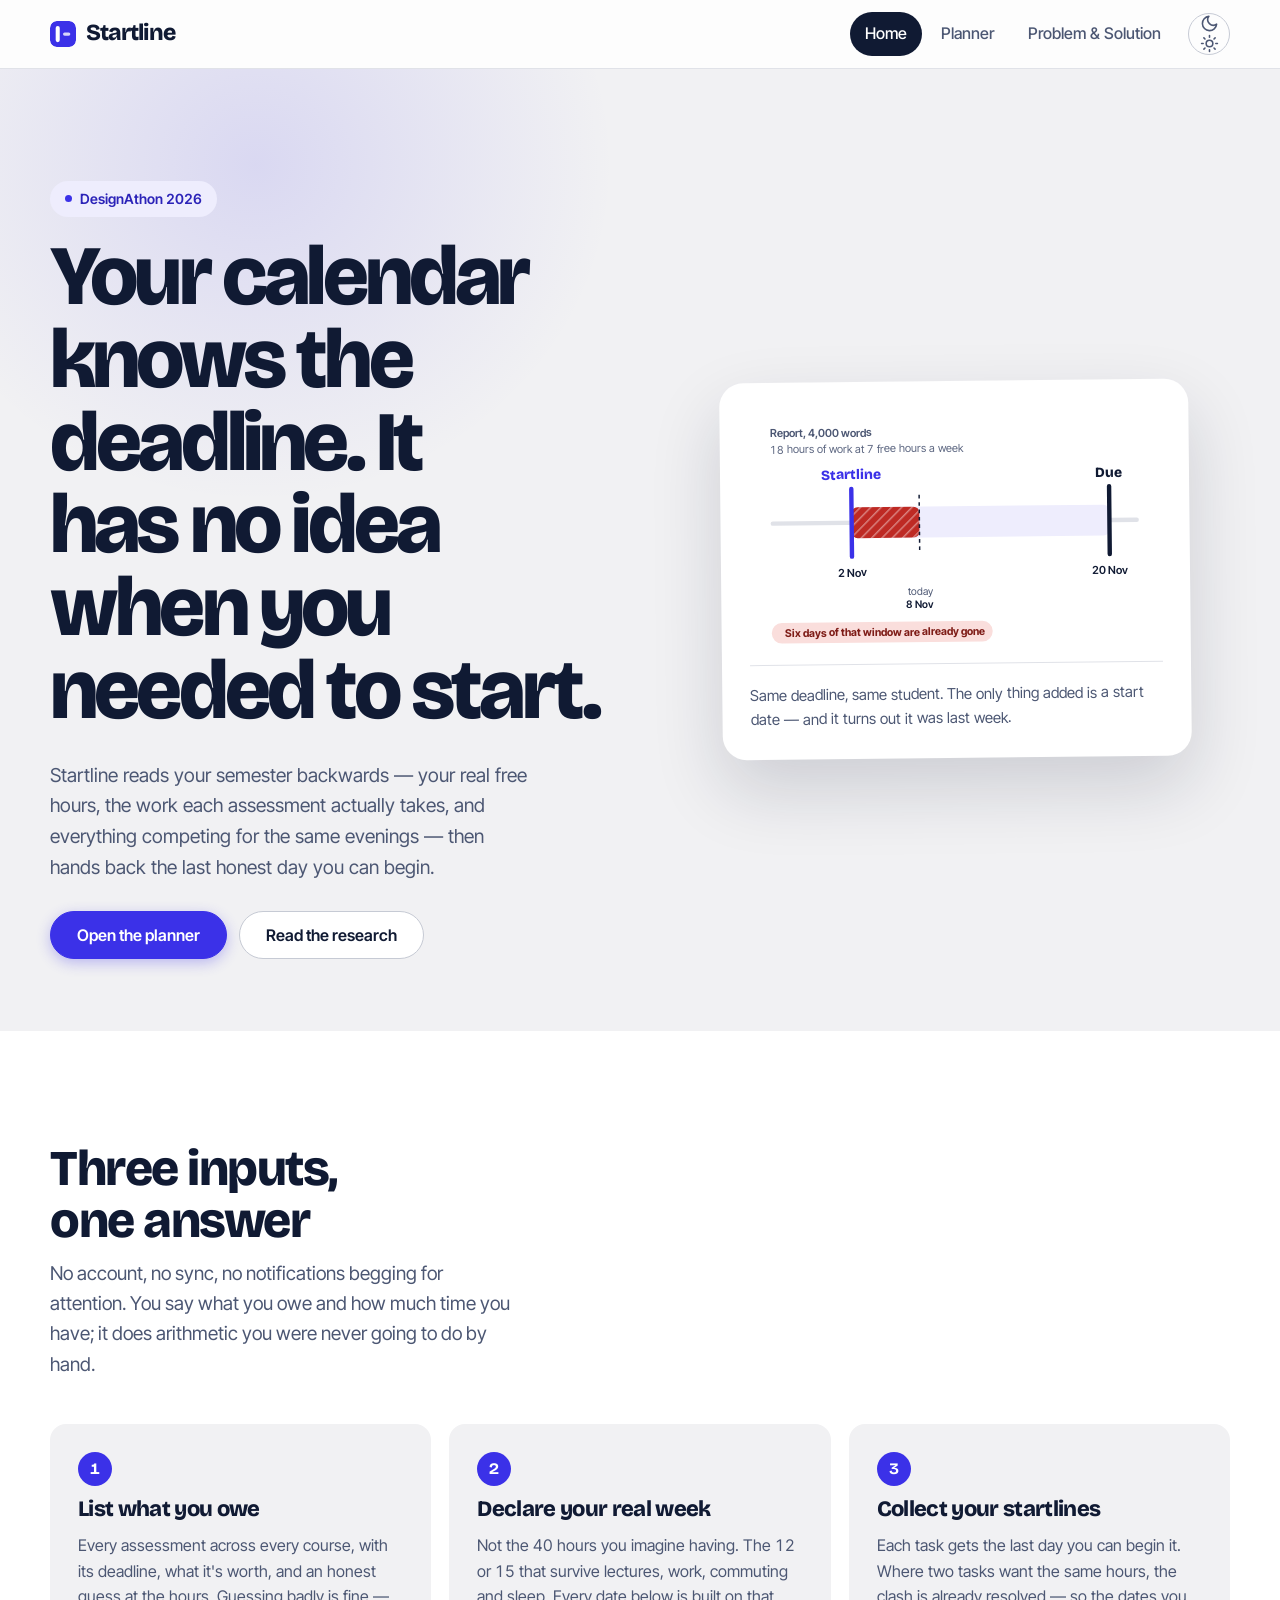
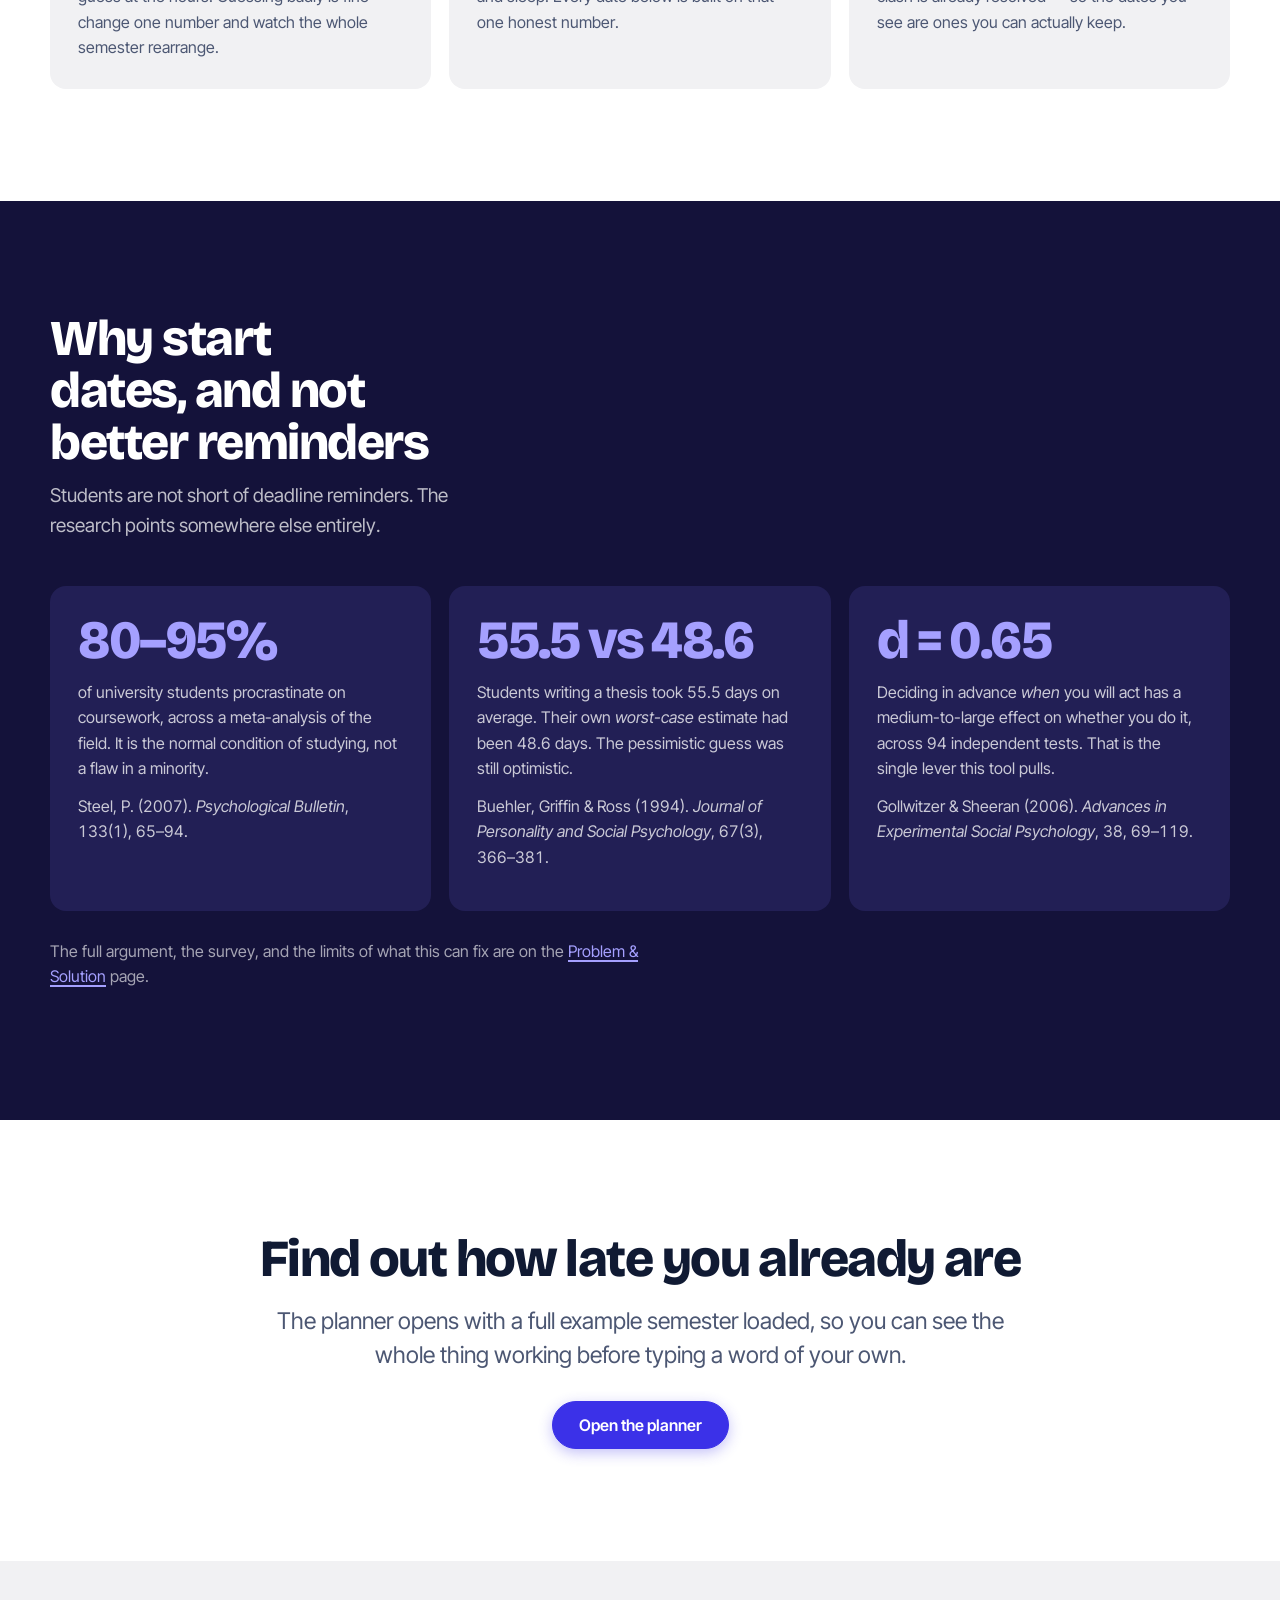
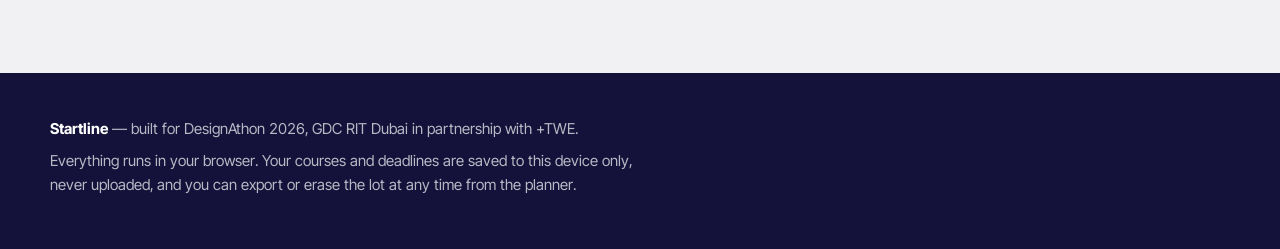
<file: index.html>
<!DOCTYPE html>
<html lang="en">
<head>
<meta charset="utf-8">
<meta name="viewport" content="width=device-width, initial-scale=1">
<title>Startline — see when you need to start, not just when it's due</title>
<meta name="description" content="Startline works backwards from every deadline in your semester and tells you the last honest day you can begin each piece of work.">
<link rel="preconnect" href="https://fonts.googleapis.com">
<link rel="preconnect" href="https://fonts.gstatic.com" crossorigin>
<link href="https://fonts.googleapis.com/css2?family=Bricolage+Grotesque:opsz,wght@12..96,700;12..96,800&family=Inter+Tight:wght@400;500;600;700&display=swap" rel="stylesheet">
<script>
/* Set the theme before first paint so the page never flashes the wrong one. */
(function(){try{var t=localStorage.getItem('startline.theme');
if(t!=='dark'&&t!=='light'){t=window.matchMedia('(prefers-color-scheme: dark)').matches?'dark':'light';}
document.documentElement.setAttribute('data-theme',t);}catch(e){
document.documentElement.setAttribute('data-theme','light');}})();
</script>
<link rel="stylesheet" href="assets/styles.css">
<link rel="icon" href="data:image/svg+xml,<svg xmlns='http://www.w3.org/2000/svg' viewBox='0 0 32 32'><rect width='32' height='32' rx='8' fill='%233B31E8'/><rect x='7' y='6' width='5' height='20' rx='2.5' fill='white'/><rect x='16' y='14' width='9' height='4' rx='2' fill='white' opacity='.8'/></svg>">
</head>
<body>
<a class="skip" href="#main">Skip to main content</a>

<header class="masthead">
  <div class="wrap masthead-in">
    <a class="brand" href="index.html">
      <svg class="brand-mark" viewBox="0 0 32 32" aria-hidden="true">
        <rect width="32" height="32" rx="8" fill="#3B31E8"/>
        <rect x="7" y="6" width="5" height="20" rx="2.5" fill="#fff"/>
        <rect x="16" y="14" width="9" height="4" rx="2" fill="#fff" opacity=".8"/>
      </svg>
      Startline
    </a>
    <div class="masthead-right">
      <nav class="nav" aria-label="Main">
      <a href="index.html" aria-current="page">Home</a>
      <a href="planner.html">Planner</a>
      <a href="problem-solution.html">Problem &amp; Solution</a>
      </nav>
      <button type="button" class="theme-toggle" id="themeToggle" aria-label="Switch to dark theme" aria-pressed="false">
        <svg class="icon-moon" viewBox="0 0 24 24" fill="none" stroke="currentColor" stroke-width="2" stroke-linecap="round" stroke-linejoin="round" aria-hidden="true"><path d="M21 12.79A9 9 0 1 1 11.21 3 7 7 0 0 0 21 12.79z"/></svg>
        <svg class="icon-sun" viewBox="0 0 24 24" fill="none" stroke="currentColor" stroke-width="2" stroke-linecap="round" stroke-linejoin="round" aria-hidden="true"><circle cx="12" cy="12" r="4.2"/><path d="M12 2v2M12 20v2M4.9 4.9l1.4 1.4M17.7 17.7l1.4 1.4M2 12h2M20 12h2M4.9 19.1l1.4-1.4M17.7 6.3l1.4-1.4"/></svg>
      </button>
    </div>
  </div>
</header>

<main id="main">

  <section class="hero">
    <div class="wrap hero-grid">
      <div>
        <span class="eyebrow">DesignAthon 2026</span>
        <h1>Your calendar knows the deadline. It has no idea when you needed to start.</h1>
        <p class="hero-sub">Startline reads your semester backwards — your real free hours, the work each assessment actually takes, and everything competing for the same evenings — then hands back the last honest day you can begin.</p>
        <div class="btn-row">
          <a class="btn btn-primary" href="planner.html">Open the planner</a>
          <a class="btn" href="problem-solution.html">Read the research</a>
        </div>
      </div>

      <figure class="hero-art">
        <svg viewBox="0 0 560 320" role="img" aria-labelledby="heroTitle heroDesc" style="width:100%;height:auto;display:block">
          <title id="heroTitle">A deadline with its startline marked six days in the past</title>
          <desc id="heroDesc">A 4,000 word report is due on 20 November and needs 18 hours of work. At 7 free hours a week the student needed to begin on 2 November. Today is 8 November, so the start date passed six days ago.</desc>

          <defs>
            <pattern id="hatch" width="10" height="10" patternTransform="rotate(45)" patternUnits="userSpaceOnUse">
              <rect width="10" height="10" class="svg-hatch-bg"/>
              <line x1="0" y1="0" x2="0" y2="10" class="svg-hatch-stripe" stroke-width="4"/>
            </pattern>
          </defs>

          <text x="30" y="36" font-family="Inter Tight, sans-serif" font-size="15" font-weight="600" class="svg-ink2">Report, 4,000 words</text>
          <text x="30" y="58" font-family="Inter Tight, sans-serif" font-size="15" class="svg-ink3">18 hours of work at 7 free hours a week</text>

          <rect x="30" y="150" width="500" height="6" rx="3" class="svg-track"/>

          <rect id="win" x="140" y="132" width="350" height="42" rx="8" class="svg-window"/>
          <rect id="gone" x="140" y="132" width="92" height="42" rx="8" fill="url(#hatch)"/>

          <g id="startMark">
            <rect x="137" y="104" width="6" height="98" rx="3" class="svg-brand"/>
            <text x="140" y="94" text-anchor="middle" font-family="Bricolage Grotesque, sans-serif" font-weight="800" font-size="19" class="svg-brand">Startline</text>
            <text x="140" y="226" text-anchor="middle" font-family="Inter Tight, sans-serif" font-size="15" font-weight="600" class="svg-ink">2 Nov</text>
          </g>

          <line x1="232" y1="116" x2="232" y2="196" class="svg-stroke-ink" stroke-width="2" stroke-dasharray="5 5"/>
          <text x="232" y="252" text-anchor="middle" font-family="Inter Tight, sans-serif" font-size="14" class="svg-ink2">today</text>
          <text x="232" y="270" text-anchor="middle" font-family="Inter Tight, sans-serif" font-size="14" font-weight="600" class="svg-ink">8 Nov</text>

          <rect x="487" y="104" width="6" height="98" rx="3" class="svg-ink"/>
          <text x="490" y="94" text-anchor="middle" font-family="Bricolage Grotesque, sans-serif" font-weight="800" font-size="19" class="svg-ink">Due</text>
          <text x="490" y="226" text-anchor="middle" font-family="Inter Tight, sans-serif" font-size="15" font-weight="600" class="svg-ink">20 Nov</text>

          <rect x="30" y="288" width="300" height="28" rx="14" class="svg-overt"/>
          <text x="48" y="307" font-family="Inter Tight, sans-serif" font-size="14.5" font-weight="700" class="svg-severe">Six days of that window are already gone</text>
        </svg>
        <figcaption>Same deadline, same student. The only thing added is a start date — and it turns out it was last week.</figcaption>
      </figure>
    </div>
  </section>

  <section class="section band-white">
    <div class="wrap">
      <div class="section-head">
        <h2>Three inputs, one answer</h2>
        <p>No account, no sync, no notifications begging for attention. You say what you owe and how much time you have; it does arithmetic you were never going to do by hand.</p>
      </div>
      <div class="beats">
        <div class="beat">
          <span class="beat-step">1</span>
          <h3>List what you owe</h3>
          <p>Every assessment across every course, with its deadline, what it's worth, and an honest guess at the hours. Guessing badly is fine — change one number and watch the whole semester rearrange.</p>
        </div>
        <div class="beat">
          <span class="beat-step">2</span>
          <h3>Declare your real week</h3>
          <p>Not the 40 hours you imagine having. The 12 or 15 that survive lectures, work, commuting and sleep. Every date below is built on that one honest number.</p>
        </div>
        <div class="beat">
          <span class="beat-step">3</span>
          <h3>Collect your startlines</h3>
          <p>Each task gets the last day you can begin it. Where two tasks want the same hours, the clash is already resolved — so the dates you see are ones you can actually keep.</p>
        </div>
      </div>
    </div>
  </section>

  <section class="section band-deep">
    <div class="wrap">
      <div class="section-head">
        <h2>Why start dates, and not better reminders</h2>
        <p>Students are not short of deadline reminders. The research points somewhere else entirely.</p>
      </div>
      <div class="ev">
        <div class="ev-item">
          <span class="ev-fig">80&ndash;95%</span>
          <p>of university students procrastinate on coursework, across a meta-analysis of the field. It is the normal condition of studying, not a flaw in a minority.</p>
          <p class="ev-src">Steel, P. (2007). <i>Psychological Bulletin</i>, 133(1), 65&ndash;94.</p>
        </div>
        <div class="ev-item">
          <span class="ev-fig">55.5 vs 48.6</span>
          <p>Students writing a thesis took 55.5 days on average. Their own <i>worst-case</i> estimate had been 48.6 days. The pessimistic guess was still optimistic.</p>
          <p class="ev-src">Buehler, Griffin &amp; Ross (1994). <i>Journal of Personality and Social Psychology</i>, 67(3), 366&ndash;381.</p>
        </div>
        <div class="ev-item">
          <span class="ev-fig">d&nbsp;=&nbsp;0.65</span>
          <p>Deciding in advance <i>when</i> you will act has a medium-to-large effect on whether you do it, across 94 independent tests. That is the single lever this tool pulls.</p>
          <p class="ev-src">Gollwitzer &amp; Sheeran (2006). <i>Advances in Experimental Social Psychology</i>, 38, 69&ndash;119.</p>
        </div>
      </div>
      <p class="muted" style="margin-top:var(--sp-5);font-size:16px">The full argument, the survey, and the limits of what this can fix are on the <a href="problem-solution.html">Problem &amp; Solution</a> page.</p>
    </div>
  </section>

  <section class="section band-white">
    <div class="wrap-narrow" style="text-align:center">
      <h2 style="font-size:clamp(32px,4.4vw,52px);margin-bottom:var(--sp-4)">Find out how late you already are</h2>
      <p class="lede" style="margin-inline:auto">The planner opens with a full example semester loaded, so you can see the whole thing working before typing a word of your own.</p>
      <div class="btn-row" style="justify-content:center">
        <a class="btn btn-primary" href="planner.html">Open the planner</a>
      </div>
    </div>
  </section>

</main>

<footer class="foot">
  <div class="wrap">
    <p><strong>Startline</strong> — built for DesignAthon 2026, GDC RIT Dubai in partnership with +TWE.</p>
    <p>Everything runs in your browser. Your courses and deadlines are saved to this device only, never uploaded, and you can export or erase the lot at any time from the planner.</p>
  </div>
</footer>

<script>
  // One orchestrated motion on load: the startline slides out from under the
  // deadline to where it actually falls, so the gap is something you watch
  // open rather than something you're told about. Skipped entirely for anyone
  // who has asked for reduced motion.
  (function () {
    if (window.matchMedia('(prefers-reduced-motion: reduce)').matches) return;
    var mark = document.getElementById('startMark');
    var win = document.getElementById('win');
    var gone = document.getElementById('gone');
    if (!mark || !win || !gone) return;

    var ease = 'cubic-bezier(.22,.72,.24,1)';
    mark.style.transform = 'translateX(350px)';
    win.setAttribute('width', '0'); win.setAttribute('x', '490');
    gone.style.opacity = '0';

    requestAnimationFrame(function () {
      setTimeout(function () {
        mark.style.transition = 'transform 1000ms ' + ease;
        mark.style.transform = 'translateX(0)';
        win.style.transition = 'all 1000ms ' + ease;
        win.setAttribute('width', '350'); win.setAttribute('x', '140');
        setTimeout(function () {
          gone.style.transition = 'opacity 450ms ease';
          gone.style.opacity = '1';
        }, 780);
      }, 280);
    });
  })();
</script>
<script src="assets/theme.js"></script>
</body>
</html>
</file>
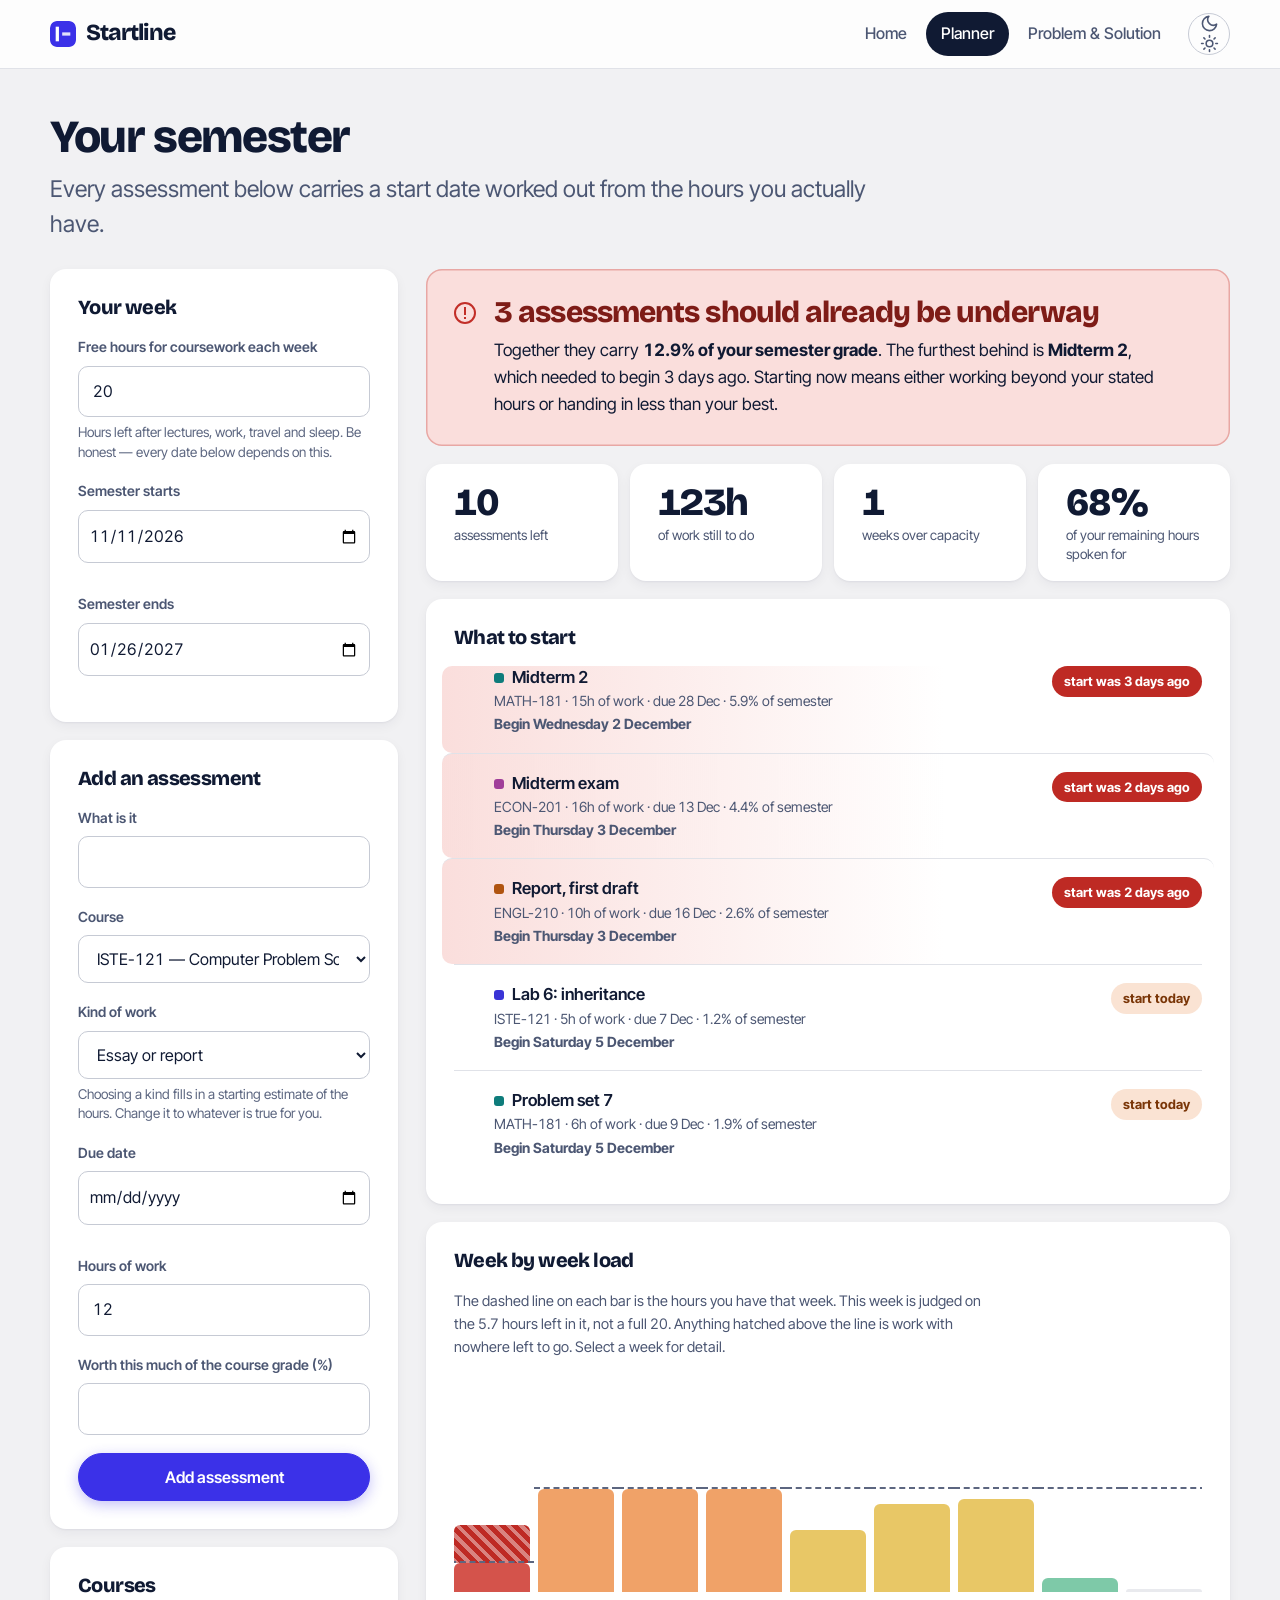
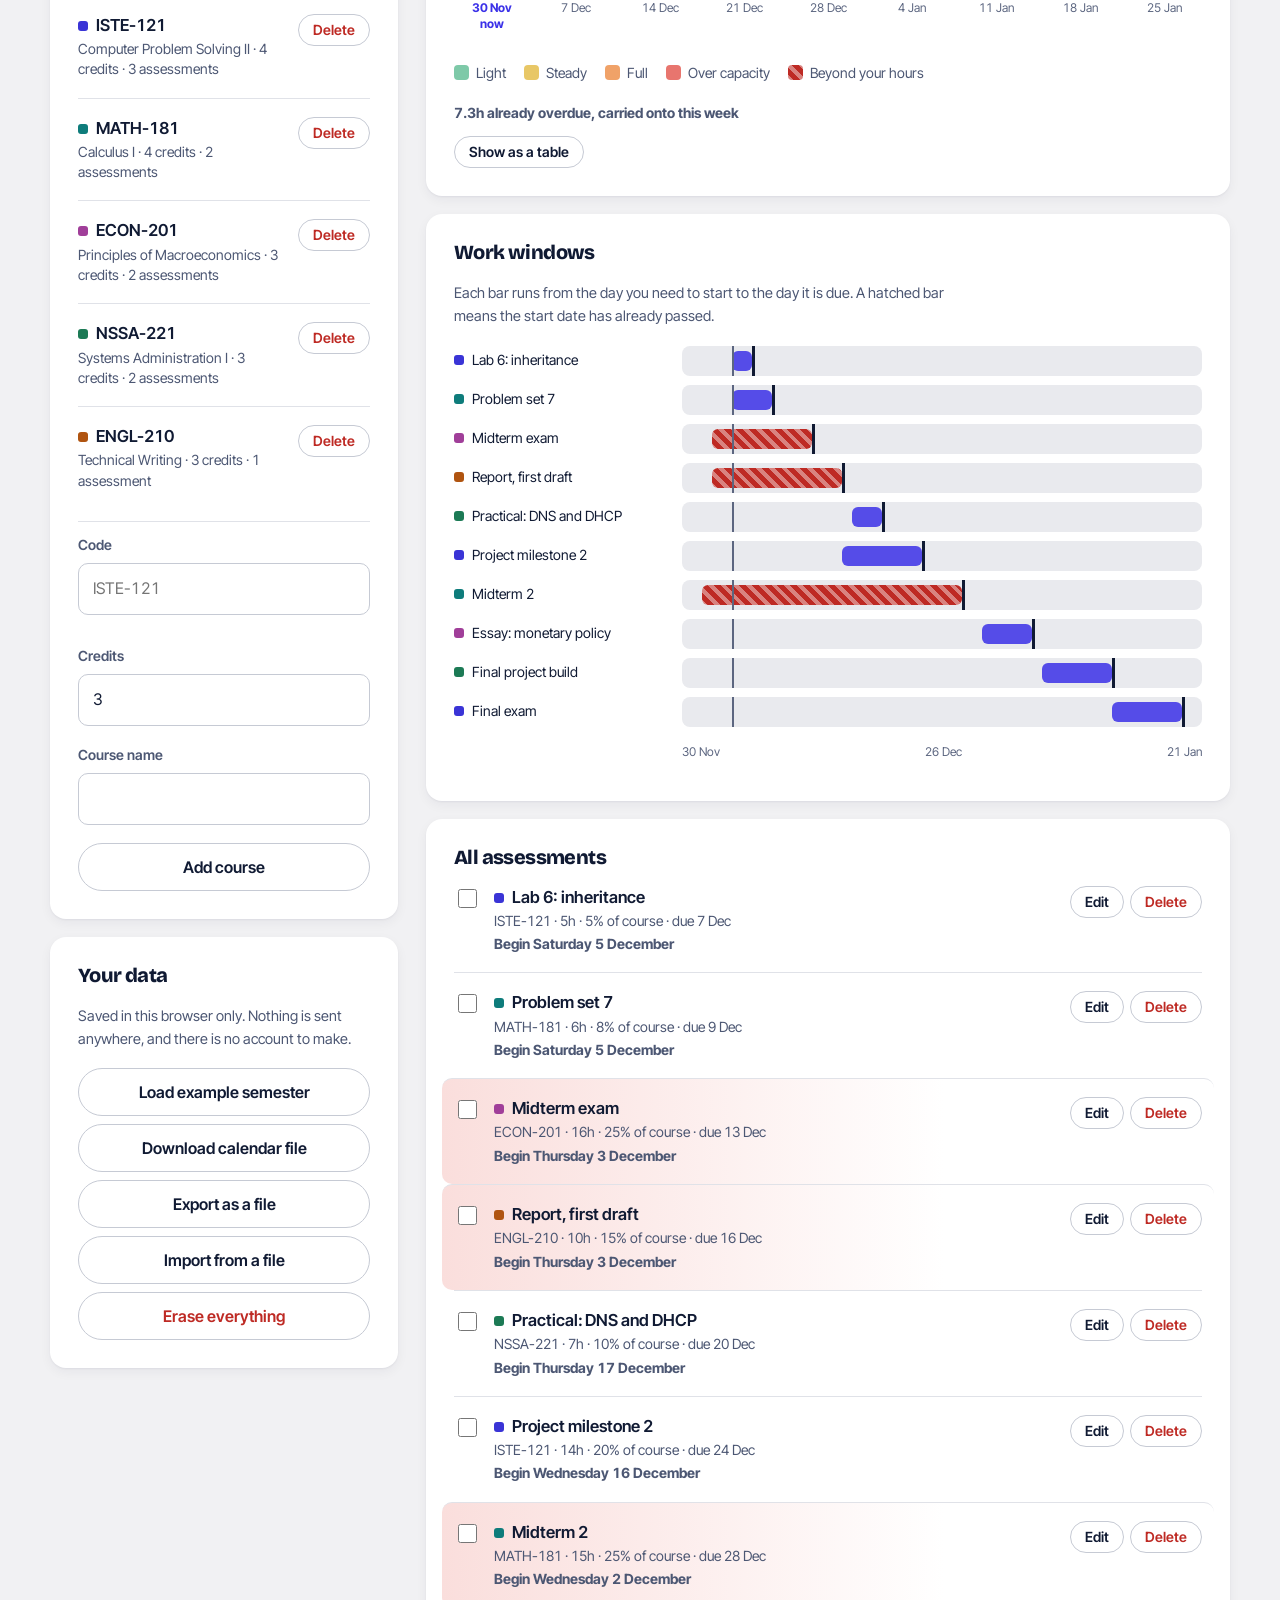
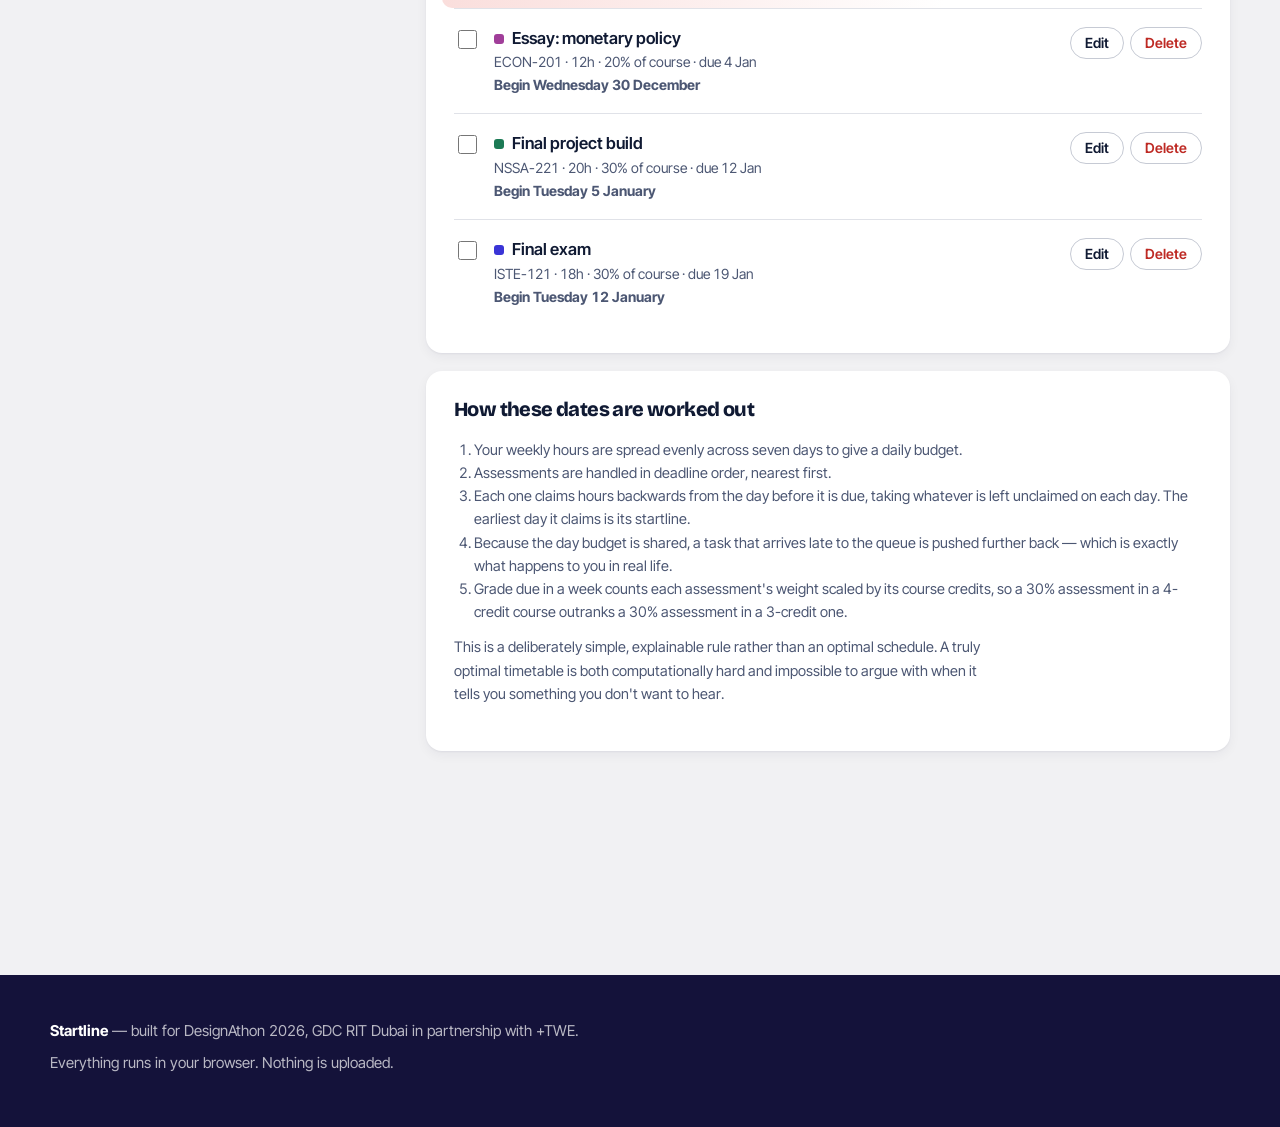
<file: planner.html>
<!DOCTYPE html>
<html lang="en">
<head>
<meta charset="utf-8">
<meta name="viewport" content="width=device-width, initial-scale=1">
<title>Planner — Startline</title>
<meta name="description" content="Enter your courses and assessments. Startline computes the last honest day you can begin each one.">
<link rel="preconnect" href="https://fonts.googleapis.com">
<link rel="preconnect" href="https://fonts.gstatic.com" crossorigin>
<link href="https://fonts.googleapis.com/css2?family=Bricolage+Grotesque:opsz,wght@12..96,700;12..96,800&family=Inter+Tight:wght@400;500;600;700&display=swap" rel="stylesheet">
<script>
/* Set the theme before first paint so the page never flashes the wrong one. */
(function(){try{var t=localStorage.getItem('startline.theme');
if(t!=='dark'&&t!=='light'){t=window.matchMedia('(prefers-color-scheme: dark)').matches?'dark':'light';}
document.documentElement.setAttribute('data-theme',t);}catch(e){
document.documentElement.setAttribute('data-theme','light');}})();
</script>
<link rel="stylesheet" href="assets/styles.css">
<link rel="icon" href="data:image/svg+xml,<svg xmlns='http://www.w3.org/2000/svg' viewBox='0 0 32 32'><rect width='32' height='32' rx='7' fill='%233B31E8'/><rect x='7' y='7' width='4' height='18' fill='white'/><rect x='15' y='14' width='10' height='4' fill='white' opacity='.85'/></svg>">
</head>
<body>
<a class="skip" href="#main">Skip to main content</a>

<header class="masthead">
  <div class="wrap masthead-in">
    <a class="brand" href="index.html">
      <svg class="brand-mark" viewBox="0 0 32 32" aria-hidden="true">
        <rect width="32" height="32" rx="7" fill="#3B31E8"/>
        <rect x="7" y="7" width="4" height="18" fill="#fff"/>
        <rect x="15" y="14" width="10" height="4" fill="#fff" opacity=".85"/>
      </svg>
      Startline
    </a>
    <div class="masthead-right">
      <nav class="nav" aria-label="Main">
      <a href="index.html">Home</a>
      <a href="planner.html" aria-current="page">Planner</a>
      <a href="problem-solution.html">Problem &amp; Solution</a>
      </nav>
      <button type="button" class="theme-toggle" id="themeToggle" aria-label="Switch to dark theme" aria-pressed="false">
        <svg class="icon-moon" viewBox="0 0 24 24" fill="none" stroke="currentColor" stroke-width="2" stroke-linecap="round" stroke-linejoin="round" aria-hidden="true"><path d="M21 12.79A9 9 0 1 1 11.21 3 7 7 0 0 0 21 12.79z"/></svg>
        <svg class="icon-sun" viewBox="0 0 24 24" fill="none" stroke="currentColor" stroke-width="2" stroke-linecap="round" stroke-linejoin="round" aria-hidden="true"><circle cx="12" cy="12" r="4.2"/><path d="M12 2v2M12 20v2M4.9 4.9l1.4 1.4M17.7 17.7l1.4 1.4M2 12h2M20 12h2M4.9 19.1l1.4-1.4M17.7 6.3l1.4-1.4"/></svg>
      </button>
    </div>
  </div>
</header>

<main id="main" class="planner">
  <div class="wrap planner-head">
    <h1>Your semester</h1>
    <p class="lede" style="margin:var(--sp-3) 0 0">Every assessment below carries a start date worked out from the hours you actually have.</p>
  </div>
  <div class="wrap planner-grid">

    <!-- ============ controls ============ -->
    <div class="rail stack">

      <section class="panel" aria-labelledby="h-week">
        <h2 id="h-week">Your week</h2>
        <div class="field">
          <label for="weeklyHours">Free hours for coursework each week</label>
          <input type="number" id="weeklyHours" min="1" max="80" step="1" inputmode="numeric">
          <p class="hint">Hours left after lectures, work, travel and sleep. Be honest — every date below depends on this.</p>
        </div>
        <div class="field-row">
          <div class="field">
            <label for="semStart">Semester starts</label>
            <input type="date" id="semStart">
          </div>
          <div class="field">
            <label for="semEnd">Semester ends</label>
            <input type="date" id="semEnd">
          </div>
        </div>
      </section>

      <section class="panel" aria-labelledby="h-addtask">
        <h2 id="h-addtask">Add an assessment</h2>
        <form id="taskForm" novalidate>
          <div class="field" id="f-title">
            <label for="tTitle">What is it</label>
            <input type="text" id="tTitle" maxlength="80" autocomplete="off" aria-describedby="e-title">
            <p class="field-error" id="e-title" hidden></p>
          </div>
          <div class="field" id="f-course">
            <label for="tCourse">Course</label>
            <select id="tCourse" aria-describedby="e-course"></select>
            <p class="field-error" id="e-course" hidden></p>
          </div>
          <div class="field">
            <label for="tType">Kind of work</label>
            <select id="tType"></select>
            <p class="hint">Choosing a kind fills in a starting estimate of the hours. Change it to whatever is true for you.</p>
          </div>
          <div class="field-row">
            <div class="field" id="f-due">
              <label for="tDue">Due date</label>
              <input type="date" id="tDue" aria-describedby="e-due">
              <p class="field-error" id="e-due" hidden></p>
            </div>
            <div class="field" id="f-hours">
              <label for="tHours">Hours of work</label>
              <input type="number" id="tHours" min="0" max="300" step="0.5" inputmode="decimal" aria-describedby="e-hours">
              <p class="field-error" id="e-hours" hidden></p>
            </div>
          </div>
          <div class="field" id="f-weight">
            <label for="tWeight">Worth this much of the course grade (%)</label>
            <input type="number" id="tWeight" min="0" max="100" step="1" inputmode="numeric" aria-describedby="e-weight">
            <p class="field-error" id="e-weight" hidden></p>
          </div>
          <button type="submit" class="btn btn-primary" style="width:100%">Add assessment</button>
        </form>
      </section>

      <section class="panel" aria-labelledby="h-courses">
        <h2 id="h-courses">Courses</h2>
        <ul class="tasklist" id="courseList"></ul>
        <form id="courseForm" novalidate style="margin-top:var(--sp-3);border-top:1px solid var(--line);padding-top:var(--sp-3)">
          <div class="field-row">
            <div class="field" id="f-ccode">
              <label for="cCode">Code</label>
              <input type="text" id="cCode" maxlength="12" placeholder="ISTE-121" autocomplete="off" aria-describedby="e-ccode">
            </div>
            <div class="field">
              <label for="cCredits">Credits</label>
              <input type="number" id="cCredits" min="1" max="12" step="1" value="3" inputmode="numeric">
            </div>
          </div>
          <div class="field">
            <label for="cName">Course name</label>
            <input type="text" id="cName" maxlength="60" autocomplete="off">
          </div>
          <p class="field-error" id="e-ccode" hidden></p>
          <button type="submit" class="btn" style="width:100%">Add course</button>
        </form>
      </section>

      <section class="panel" aria-labelledby="h-data">
        <h2 id="h-data">Your data</h2>
        <p class="small muted">Saved in this browser only. Nothing is sent anywhere, and there is no account to make.</p>
        <div style="display:flex;flex-direction:column;gap:var(--sp-2)">
          <button type="button" class="btn" id="btnDemo">Load example semester</button>
          <button type="button" class="btn" id="btnIcs">Download calendar file</button>
          <button type="button" class="btn" id="btnExport">Export as a file</button>
          <button type="button" class="btn" id="btnImportTrigger">Import from a file</button>
          <input type="file" id="fileImport" accept="application/json,.json" style="display:none" tabindex="-1"
                 aria-label="Choose a Startline export file to import">
          <button type="button" class="btn btn-danger" id="btnReset">Erase everything</button>
        </div>
      </section>
    </div>

    <!-- ============ results ============ -->
    <div class="stack">

      <div id="verdict" role="status" aria-live="polite"></div>

      <div class="kpis" id="kpis"></div>

      <section class="panel" aria-labelledby="h-now">
        <h2 id="h-now">What to start</h2>
        <div id="nowList"></div>
      </section>

      <section class="panel" aria-labelledby="h-load">
        <h2 id="h-load">Week by week load</h2>
        <p class="small muted" id="loadIntro"></p>

        <div id="chartWrap">
          <div class="chart-scroll">
            <div class="weekchart" id="weekChart"></div>
          </div>
          <div class="legend" id="legend"></div>
        </div>

        <div id="tableWrap" hidden>
          <table class="datatable" id="weekTable">
            <caption class="sr-only">Hours of work required in each week of the semester, compared with your weekly capacity</caption>
            <thead>
              <tr>
                <th scope="col">Week beginning</th>
                <th scope="col" class="num">Hours needed</th>
                <th scope="col" class="num">Hours available</th>
                <th scope="col">Load</th>
                <th scope="col" class="num">Grade due</th>
              </tr>
            </thead>
            <tbody></tbody>
          </table>
        </div>

        <p style="margin:var(--sp-3) 0 0">
          <button type="button" class="btn btn-sm" id="btnToggleView" aria-pressed="false">Show as a table</button>
        </p>

        <div id="weekDetail" aria-live="polite"></div>
      </section>

      <section class="panel" aria-labelledby="h-windows">
        <h2 id="h-windows">Work windows</h2>
        <p class="small muted">Each bar runs from the day you need to start to the day it is due. A hatched bar means the start date has already passed.</p>
        <div class="chart-scroll" id="timelineWrap"></div>
      </section>

      <section class="panel" aria-labelledby="h-all">
        <h2 id="h-all">All assessments</h2>
        <div id="allList"></div>
      </section>

      <section class="panel" aria-labelledby="h-how">
        <h2 id="h-how">How these dates are worked out</h2>
        <ol class="small muted" style="padding-left:20px;margin:0">
          <li>Your weekly hours are spread evenly across seven days to give a daily budget.</li>
          <li>Assessments are handled in deadline order, nearest first.</li>
          <li>Each one claims hours backwards from the day before it is due, taking whatever is left unclaimed on each day. The earliest day it claims is its startline.</li>
          <li>Because the day budget is shared, a task that arrives late to the queue is pushed further back — which is exactly what happens to you in real life.</li>
          <li>Grade due in a week counts each assessment's weight scaled by its course credits, so a 30% assessment in a 4-credit course outranks a 30% assessment in a 3-credit one.</li>
        </ol>
        <p class="small muted" style="margin-top:var(--sp-3)">This is a deliberately simple, explainable rule rather than an optimal schedule. A truly optimal timetable is both computationally hard and impossible to argue with when it tells you something you don't want to hear.</p>
      </section>

    </div>
  </div>
</main>

<footer class="foot">
  <div class="wrap">
    <p><strong>Startline</strong> — built for DesignAthon 2026, GDC RIT Dubai in partnership with +TWE.</p>
    <p>Everything runs in your browser. Nothing is uploaded.</p>
  </div>
</footer>

<script src="assets/engine.js"></script>
<script src="assets/app.js"></script>
<script src="assets/theme.js"></script>
</body>
</html>
</file>
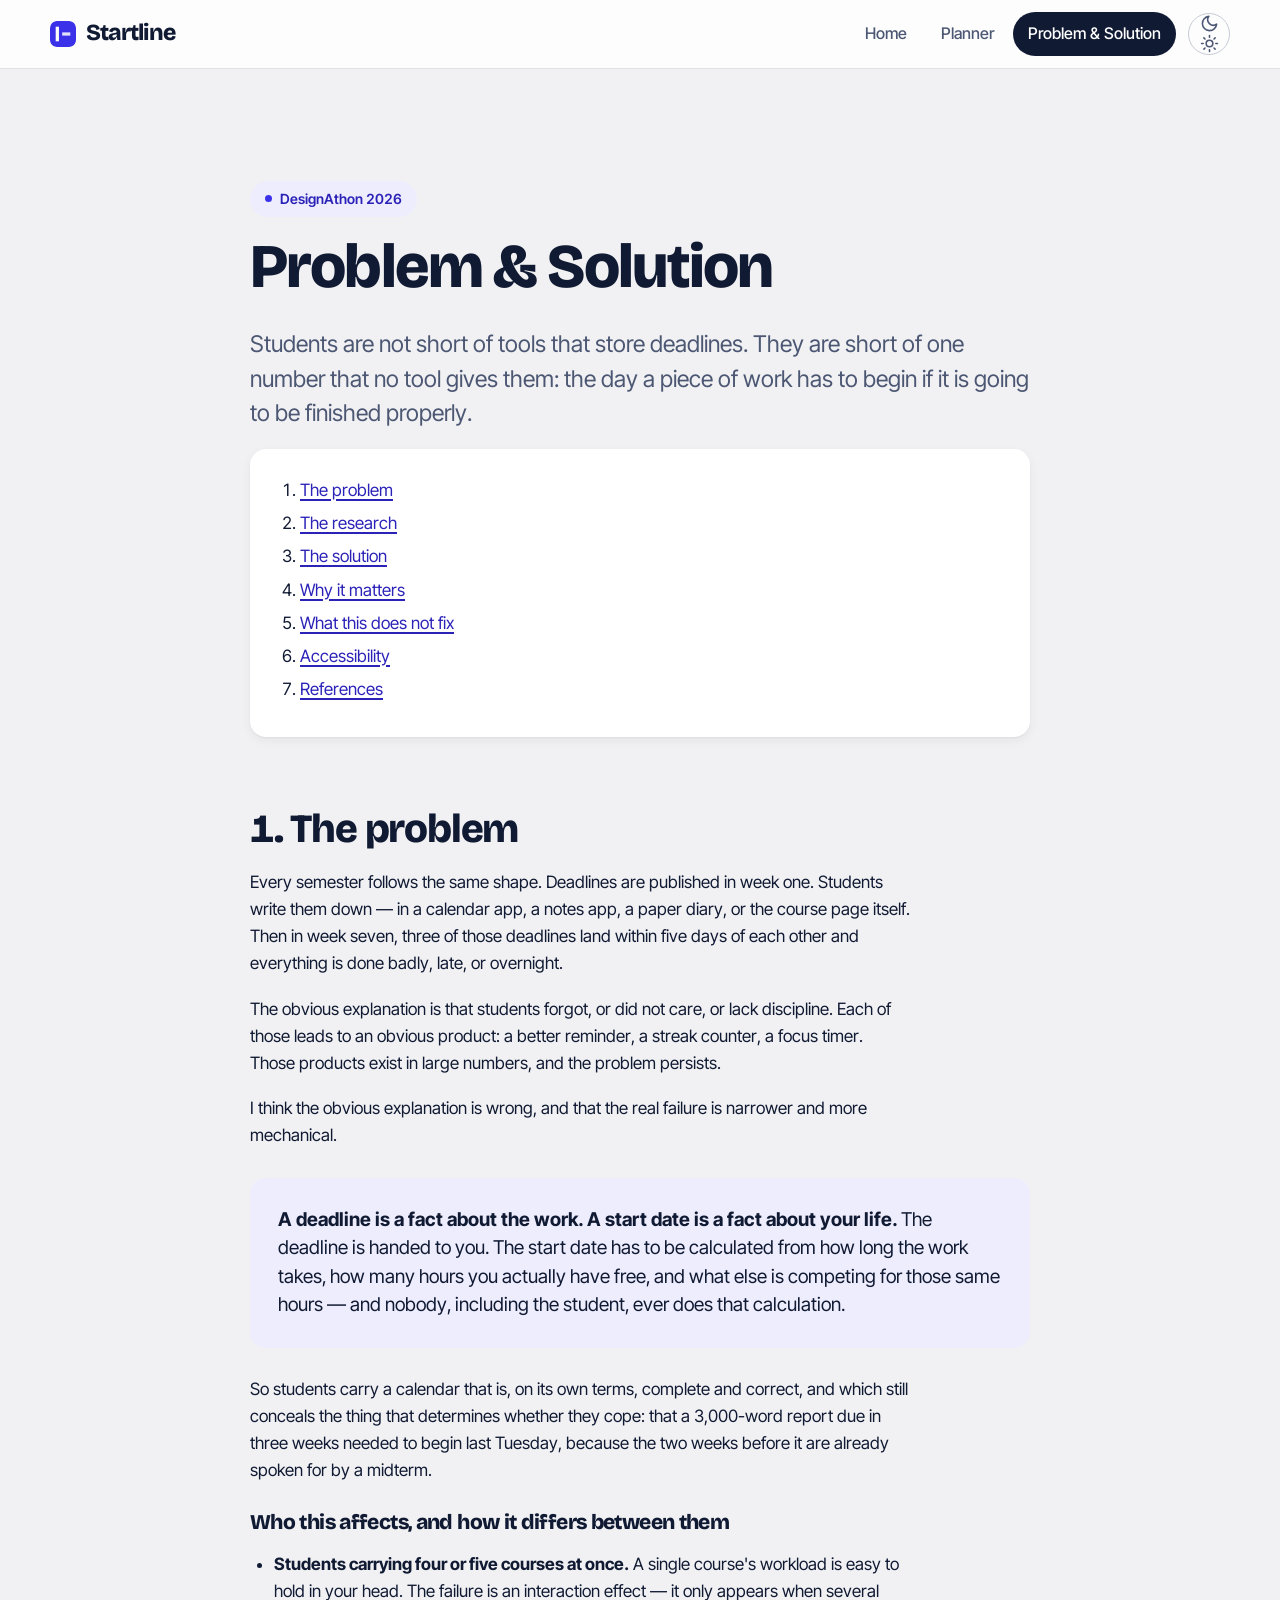
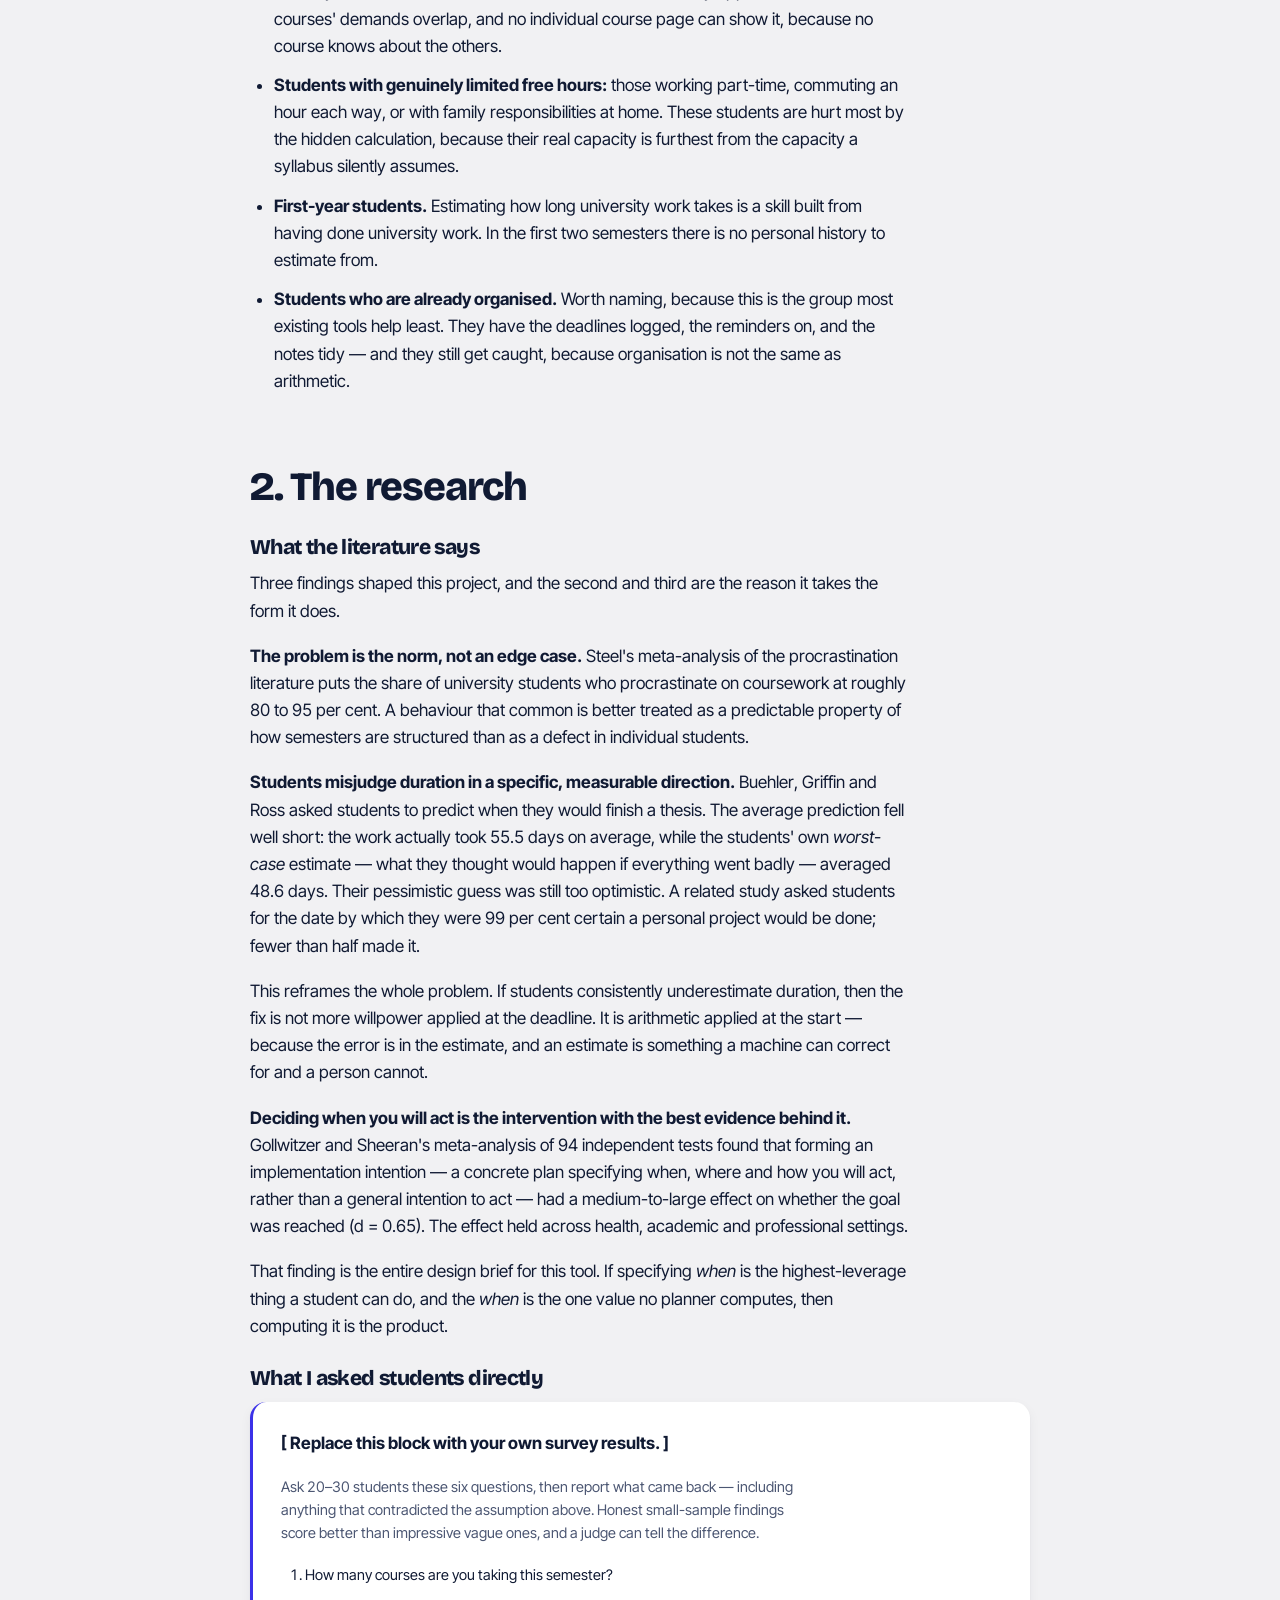
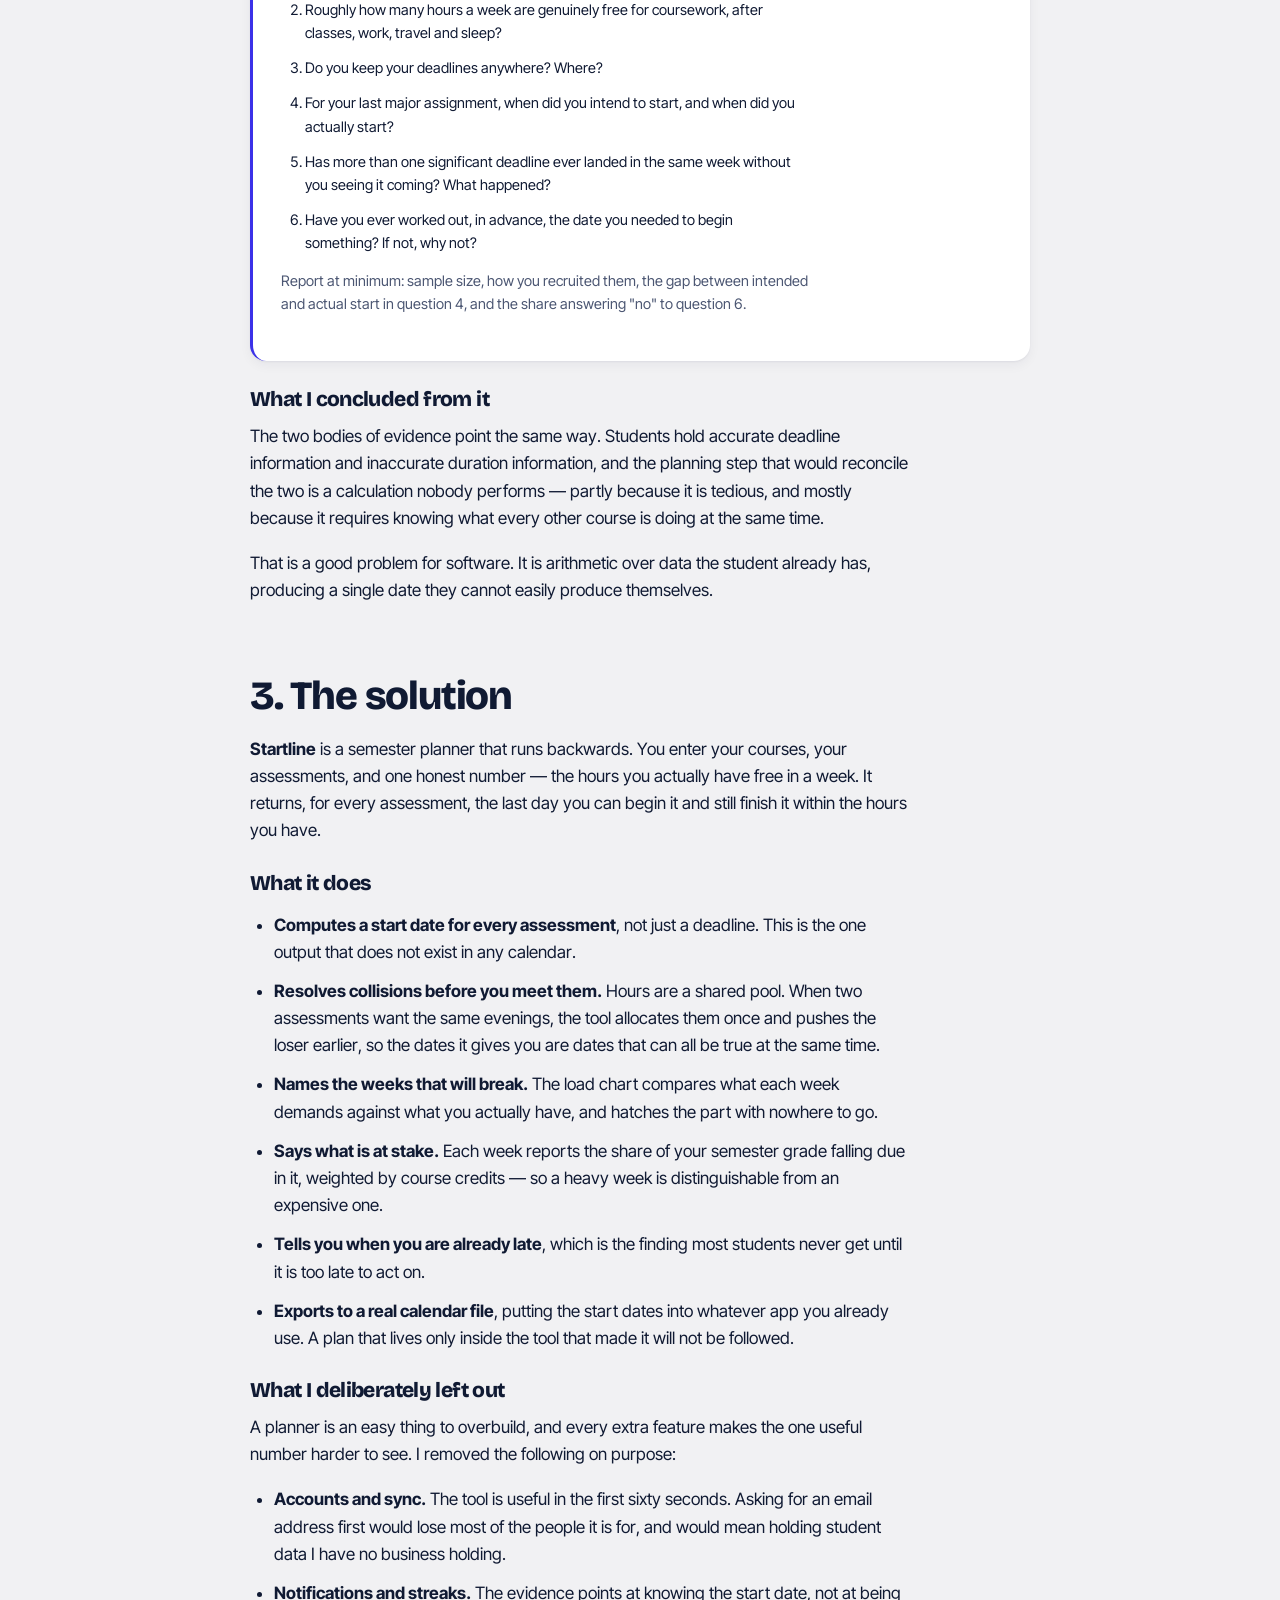
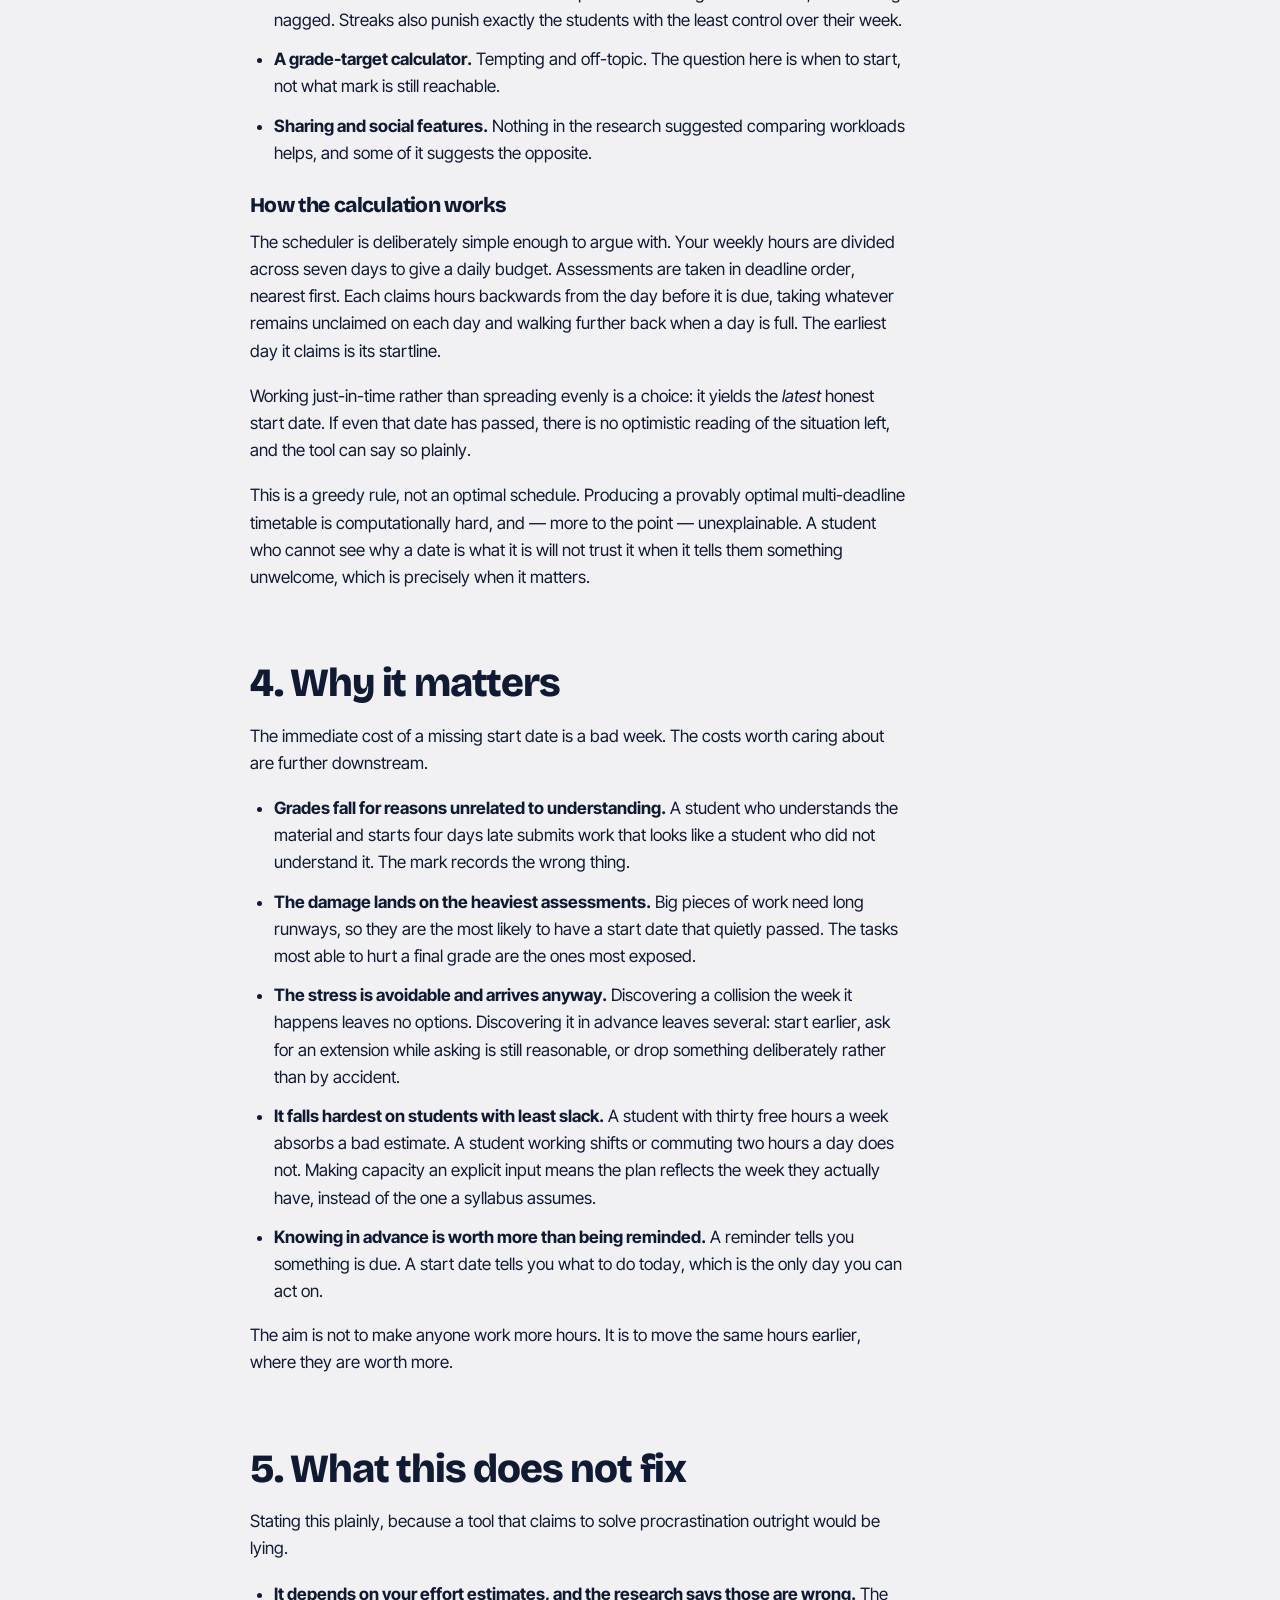
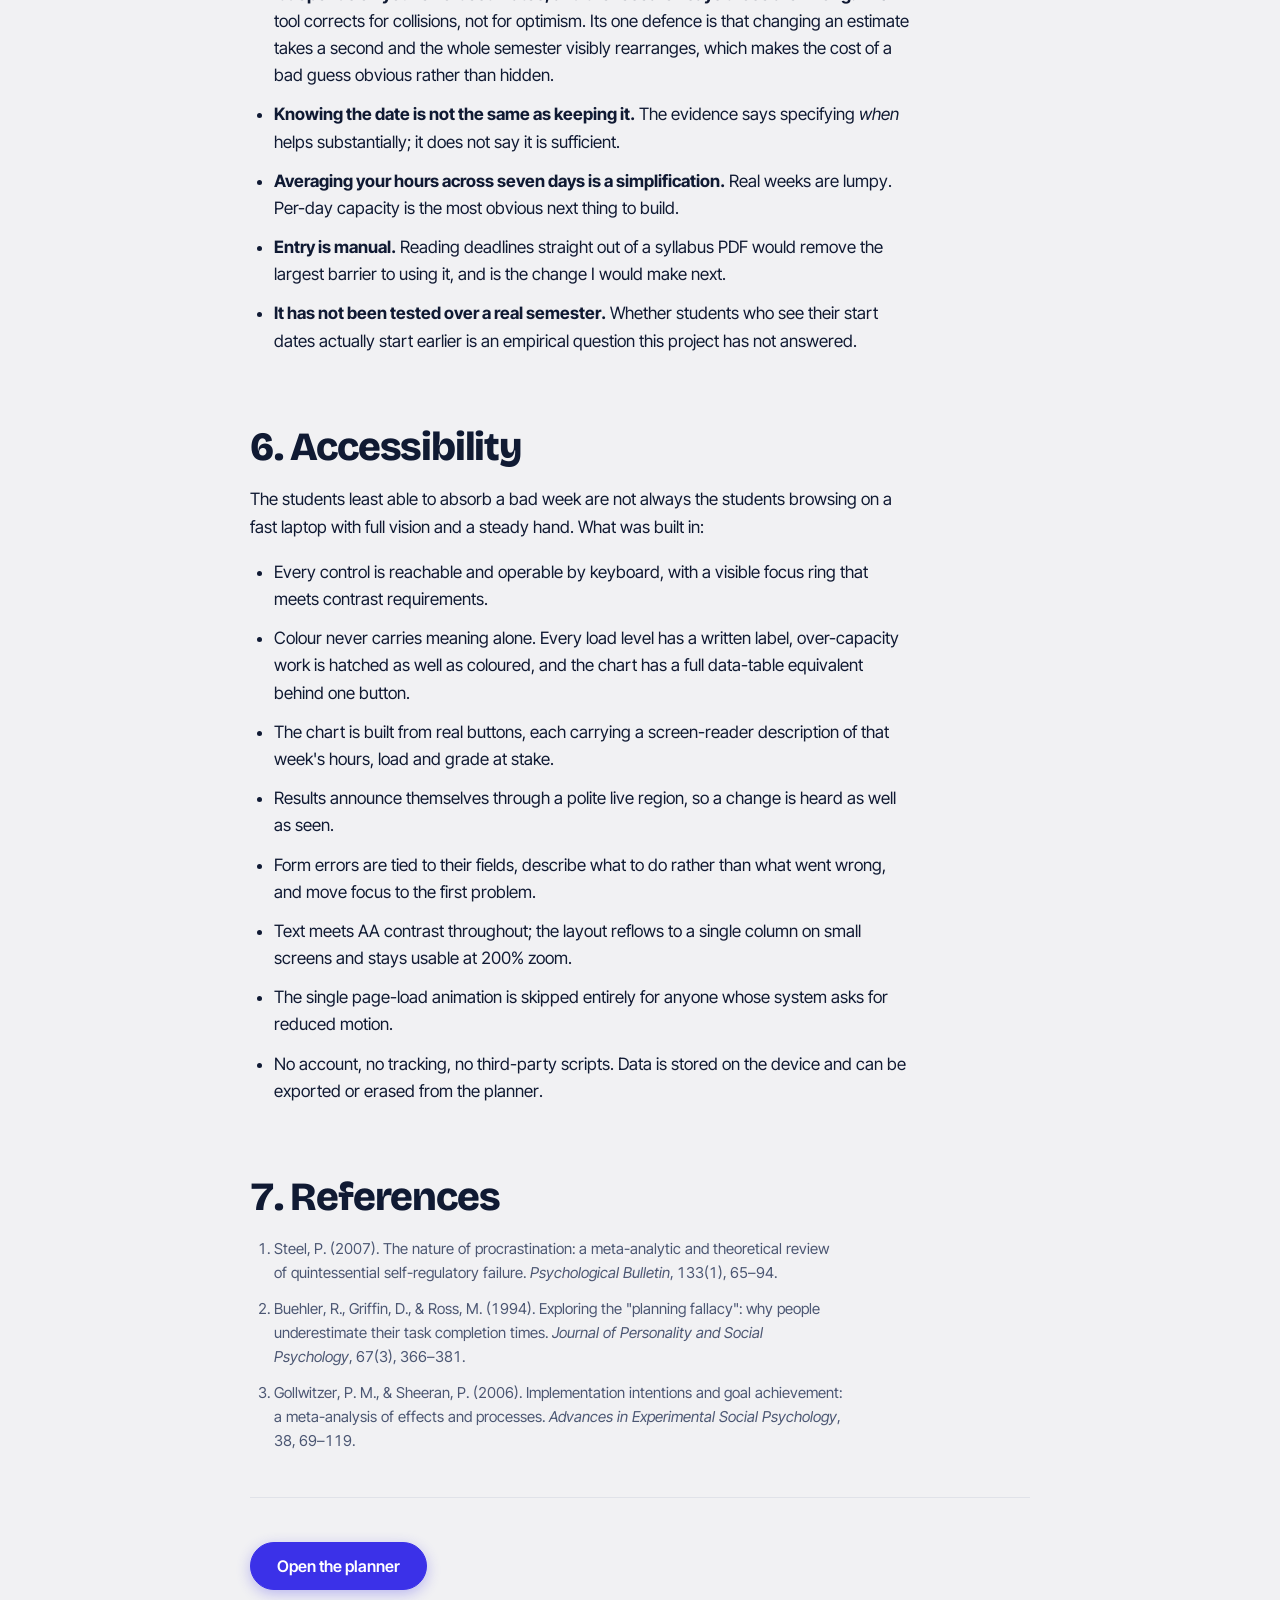
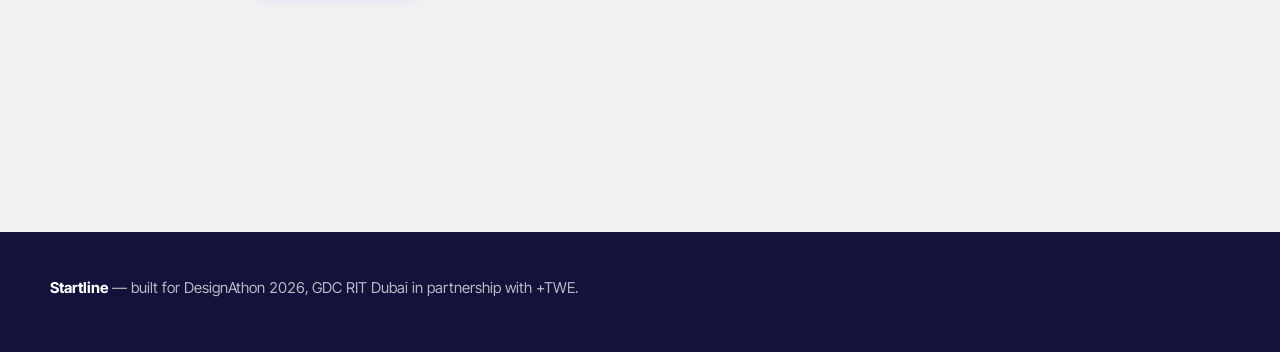
<file: problem-solution.html>
<!DOCTYPE html>
<html lang="en">
<head>
<meta charset="utf-8">
<meta name="viewport" content="width=device-width, initial-scale=1">
<title>Problem &amp; Solution — Startline</title>
<meta name="description" content="The problem Startline addresses, the research behind it, the solution, and why it matters.">
<link rel="preconnect" href="https://fonts.googleapis.com">
<link rel="preconnect" href="https://fonts.gstatic.com" crossorigin>
<link href="https://fonts.googleapis.com/css2?family=Bricolage+Grotesque:opsz,wght@12..96,700;12..96,800&family=Inter+Tight:wght@400;500;600;700&display=swap" rel="stylesheet">
<script>
/* Set the theme before first paint so the page never flashes the wrong one. */
(function(){try{var t=localStorage.getItem('startline.theme');
if(t!=='dark'&&t!=='light'){t=window.matchMedia('(prefers-color-scheme: dark)').matches?'dark':'light';}
document.documentElement.setAttribute('data-theme',t);}catch(e){
document.documentElement.setAttribute('data-theme','light');}})();
</script>
<link rel="stylesheet" href="assets/styles.css">
<link rel="icon" href="data:image/svg+xml,<svg xmlns='http://www.w3.org/2000/svg' viewBox='0 0 32 32'><rect width='32' height='32' rx='7' fill='%233B31E8'/><rect x='7' y='7' width='4' height='18' fill='white'/><rect x='15' y='14' width='10' height='4' fill='white' opacity='.85'/></svg>">
</head>
<body>
<a class="skip" href="#main">Skip to main content</a>

<header class="masthead">
  <div class="wrap masthead-in">
    <a class="brand" href="index.html">
      <svg class="brand-mark" viewBox="0 0 32 32" aria-hidden="true">
        <rect width="32" height="32" rx="7" fill="#3B31E8"/>
        <rect x="7" y="7" width="4" height="18" fill="#fff"/>
        <rect x="15" y="14" width="10" height="4" fill="#fff" opacity=".85"/>
      </svg>
      Startline
    </a>
    <div class="masthead-right">
      <nav class="nav" aria-label="Main">
      <a href="index.html">Home</a>
      <a href="planner.html">Planner</a>
      <a href="problem-solution.html" aria-current="page">Problem &amp; Solution</a>
      </nav>
      <button type="button" class="theme-toggle" id="themeToggle" aria-label="Switch to dark theme" aria-pressed="false">
        <svg class="icon-moon" viewBox="0 0 24 24" fill="none" stroke="currentColor" stroke-width="2" stroke-linecap="round" stroke-linejoin="round" aria-hidden="true"><path d="M21 12.79A9 9 0 1 1 11.21 3 7 7 0 0 0 21 12.79z"/></svg>
        <svg class="icon-sun" viewBox="0 0 24 24" fill="none" stroke="currentColor" stroke-width="2" stroke-linecap="round" stroke-linejoin="round" aria-hidden="true"><circle cx="12" cy="12" r="4.2"/><path d="M12 2v2M12 20v2M4.9 4.9l1.4 1.4M17.7 17.7l1.4 1.4M2 12h2M20 12h2M4.9 19.1l1.4-1.4M17.7 6.3l1.4-1.4"/></svg>
      </button>
    </div>
  </div>
</header>

<main id="main" class="section">
  <div class="wrap-narrow prose">

    <span class="eyebrow">DesignAthon 2026</span>
    <h1 style="font-size:clamp(38px,5.4vw,62px);margin-bottom:var(--sp-5)">Problem &amp; Solution</h1>
    <p class="lede">Students are not short of tools that store deadlines. They are short of one number that no tool gives them: the day a piece of work has to begin if it is going to be finished properly.</p>

    <nav class="toc" aria-label="On this page">
      <ol>
        <li><a href="#problem">The problem</a></li>
        <li><a href="#research">The research</a></li>
        <li><a href="#solution">The solution</a></li>
        <li><a href="#matters">Why it matters</a></li>
        <li><a href="#limits">What this does not fix</a></li>
        <li><a href="#access">Accessibility</a></li>
        <li><a href="#refs">References</a></li>
      </ol>
    </nav>

    <!-- ================= 1 ================= -->
    <h2 id="problem">1. The problem</h2>

    <p>Every semester follows the same shape. Deadlines are published in week one. Students write them down — in a calendar app, a notes app, a paper diary, or the course page itself. Then in week seven, three of those deadlines land within five days of each other and everything is done badly, late, or overnight.</p>

    <p>The obvious explanation is that students forgot, or did not care, or lack discipline. Each of those leads to an obvious product: a better reminder, a streak counter, a focus timer. Those products exist in large numbers, and the problem persists.</p>

    <p>I think the obvious explanation is wrong, and that the real failure is narrower and more mechanical.</p>

    <blockquote>
      <p><strong>A deadline is a fact about the work. A start date is a fact about your life.</strong> The deadline is handed to you. The start date has to be calculated from how long the work takes, how many hours you actually have free, and what else is competing for those same hours — and nobody, including the student, ever does that calculation.</p>
    </blockquote>

    <p>So students carry a calendar that is, on its own terms, complete and correct, and which still conceals the thing that determines whether they cope: that a 3,000-word report due in three weeks needed to begin last Tuesday, because the two weeks before it are already spoken for by a midterm.</p>

    <h3>Who this affects, and how it differs between them</h3>

    <ul>
      <li><strong>Students carrying four or five courses at once.</strong> A single course's workload is easy to hold in your head. The failure is an interaction effect — it only appears when several courses' demands overlap, and no individual course page can show it, because no course knows about the others.</li>
      <li><strong>Students with genuinely limited free hours:</strong> those working part-time, commuting an hour each way, or with family responsibilities at home. These students are hurt most by the hidden calculation, because their real capacity is furthest from the capacity a syllabus silently assumes.</li>
      <li><strong>First-year students.</strong> Estimating how long university work takes is a skill built from having done university work. In the first two semesters there is no personal history to estimate from.</li>
      <li><strong>Students who are already organised.</strong> Worth naming, because this is the group most existing tools help least. They have the deadlines logged, the reminders on, and the notes tidy — and they still get caught, because organisation is not the same as arithmetic.</li>
    </ul>

    <!-- ================= 2 ================= -->
    <h2 id="research">2. The research</h2>

    <h3>What the literature says</h3>

    <p>Three findings shaped this project, and the second and third are the reason it takes the form it does.</p>

    <p><strong>The problem is the norm, not an edge case.</strong> Steel's meta-analysis of the procrastination literature puts the share of university students who procrastinate on coursework at roughly 80 to 95 per cent. A behaviour that common is better treated as a predictable property of how semesters are structured than as a defect in individual students.</p>

    <p><strong>Students misjudge duration in a specific, measurable direction.</strong> Buehler, Griffin and Ross asked students to predict when they would finish a thesis. The average prediction fell well short: the work actually took 55.5 days on average, while the students' own <em>worst-case</em> estimate — what they thought would happen if everything went badly — averaged 48.6 days. Their pessimistic guess was still too optimistic. A related study asked students for the date by which they were 99 per cent certain a personal project would be done; fewer than half made it.</p>

    <p>This reframes the whole problem. If students consistently underestimate duration, then the fix is not more willpower applied at the deadline. It is arithmetic applied at the start — because the error is in the estimate, and an estimate is something a machine can correct for and a person cannot.</p>

    <p><strong>Deciding when you will act is the intervention with the best evidence behind it.</strong> Gollwitzer and Sheeran's meta-analysis of 94 independent tests found that forming an implementation intention — a concrete plan specifying when, where and how you will act, rather than a general intention to act — had a medium-to-large effect on whether the goal was reached (d = 0.65). The effect held across health, academic and professional settings.</p>

    <p>That finding is the entire design brief for this tool. If specifying <em>when</em> is the highest-leverage thing a student can do, and the <em>when</em> is the one value no planner computes, then computing it is the product.</p>

    <h3>What I asked students directly</h3>

    <!-- ─────────────────────────────────────────────────────────────
         PLACEHOLDER — REPLACE BEFORE SUBMITTING.
         Run the survey, then put your real numbers in below and
         delete this comment. Do not submit with invented figures.
         ───────────────────────────────────────────────────────── -->
    <div class="panel" style="border-left:3px solid var(--brand)">
      <p><strong>[ Replace this block with your own survey results. ]</strong></p>
      <p class="small muted">Ask 20–30 students these six questions, then report what came back — including anything that contradicted the assumption above. Honest small-sample findings score better than impressive vague ones, and a judge can tell the difference.</p>
      <ol class="small">
        <li>How many courses are you taking this semester?</li>
        <li>Roughly how many hours a week are genuinely free for coursework, after classes, work, travel and sleep?</li>
        <li>Do you keep your deadlines anywhere? Where?</li>
        <li>For your last major assignment, when did you intend to start, and when did you actually start?</li>
        <li>Has more than one significant deadline ever landed in the same week without you seeing it coming? What happened?</li>
        <li>Have you ever worked out, in advance, the date you needed to begin something? If not, why not?</li>
      </ol>
      <p class="small muted">Report at minimum: sample size, how you recruited them, the gap between intended and actual start in question 4, and the share answering "no" to question 6.</p>
    </div>

    <h3>What I concluded from it</h3>

    <p>The two bodies of evidence point the same way. Students hold accurate deadline information and inaccurate duration information, and the planning step that would reconcile the two is a calculation nobody performs — partly because it is tedious, and mostly because it requires knowing what every other course is doing at the same time.</p>

    <p>That is a good problem for software. It is arithmetic over data the student already has, producing a single date they cannot easily produce themselves.</p>

    <!-- ================= 3 ================= -->
    <h2 id="solution">3. The solution</h2>

    <p><strong>Startline</strong> is a semester planner that runs backwards. You enter your courses, your assessments, and one honest number — the hours you actually have free in a week. It returns, for every assessment, the last day you can begin it and still finish it within the hours you have.</p>

    <h3>What it does</h3>

    <ul>
      <li><strong>Computes a start date for every assessment</strong>, not just a deadline. This is the one output that does not exist in any calendar.</li>
      <li><strong>Resolves collisions before you meet them.</strong> Hours are a shared pool. When two assessments want the same evenings, the tool allocates them once and pushes the loser earlier, so the dates it gives you are dates that can all be true at the same time.</li>
      <li><strong>Names the weeks that will break.</strong> The load chart compares what each week demands against what you actually have, and hatches the part with nowhere to go.</li>
      <li><strong>Says what is at stake.</strong> Each week reports the share of your semester grade falling due in it, weighted by course credits — so a heavy week is distinguishable from an expensive one.</li>
      <li><strong>Tells you when you are already late</strong>, which is the finding most students never get until it is too late to act on.</li>
      <li><strong>Exports to a real calendar file</strong>, putting the start dates into whatever app you already use. A plan that lives only inside the tool that made it will not be followed.</li>
    </ul>

    <h3>What I deliberately left out</h3>

    <p>A planner is an easy thing to overbuild, and every extra feature makes the one useful number harder to see. I removed the following on purpose:</p>

    <ul>
      <li><strong>Accounts and sync.</strong> The tool is useful in the first sixty seconds. Asking for an email address first would lose most of the people it is for, and would mean holding student data I have no business holding.</li>
      <li><strong>Notifications and streaks.</strong> The evidence points at knowing the start date, not at being nagged. Streaks also punish exactly the students with the least control over their week.</li>
      <li><strong>A grade-target calculator.</strong> Tempting and off-topic. The question here is when to start, not what mark is still reachable.</li>
      <li><strong>Sharing and social features.</strong> Nothing in the research suggested comparing workloads helps, and some of it suggests the opposite.</li>
    </ul>

    <h3>How the calculation works</h3>

    <p>The scheduler is deliberately simple enough to argue with. Your weekly hours are divided across seven days to give a daily budget. Assessments are taken in deadline order, nearest first. Each claims hours backwards from the day before it is due, taking whatever remains unclaimed on each day and walking further back when a day is full. The earliest day it claims is its startline.</p>

    <p>Working just-in-time rather than spreading evenly is a choice: it yields the <em>latest</em> honest start date. If even that date has passed, there is no optimistic reading of the situation left, and the tool can say so plainly.</p>

    <p>This is a greedy rule, not an optimal schedule. Producing a provably optimal multi-deadline timetable is computationally hard, and — more to the point — unexplainable. A student who cannot see why a date is what it is will not trust it when it tells them something unwelcome, which is precisely when it matters.</p>

    <!-- ================= 4 ================= -->
    <h2 id="matters">4. Why it matters</h2>

    <p>The immediate cost of a missing start date is a bad week. The costs worth caring about are further downstream.</p>

    <ul>
      <li><strong>Grades fall for reasons unrelated to understanding.</strong> A student who understands the material and starts four days late submits work that looks like a student who did not understand it. The mark records the wrong thing.</li>
      <li><strong>The damage lands on the heaviest assessments.</strong> Big pieces of work need long runways, so they are the most likely to have a start date that quietly passed. The tasks most able to hurt a final grade are the ones most exposed.</li>
      <li><strong>The stress is avoidable and arrives anyway.</strong> Discovering a collision the week it happens leaves no options. Discovering it in advance leaves several: start earlier, ask for an extension while asking is still reasonable, or drop something deliberately rather than by accident.</li>
      <li><strong>It falls hardest on students with least slack.</strong> A student with thirty free hours a week absorbs a bad estimate. A student working shifts or commuting two hours a day does not. Making capacity an explicit input means the plan reflects the week they actually have, instead of the one a syllabus assumes.</li>
      <li><strong>Knowing in advance is worth more than being reminded.</strong> A reminder tells you something is due. A start date tells you what to do today, which is the only day you can act on.</li>
    </ul>

    <p>The aim is not to make anyone work more hours. It is to move the same hours earlier, where they are worth more.</p>

    <!-- ================= limits ================= -->
    <h2 id="limits">5. What this does not fix</h2>

    <p>Stating this plainly, because a tool that claims to solve procrastination outright would be lying.</p>

    <ul>
      <li><strong>It depends on your effort estimates, and the research says those are wrong.</strong> The tool corrects for collisions, not for optimism. Its one defence is that changing an estimate takes a second and the whole semester visibly rearranges, which makes the cost of a bad guess obvious rather than hidden.</li>
      <li><strong>Knowing the date is not the same as keeping it.</strong> The evidence says specifying <em>when</em> helps substantially; it does not say it is sufficient.</li>
      <li><strong>Averaging your hours across seven days is a simplification.</strong> Real weeks are lumpy. Per-day capacity is the most obvious next thing to build.</li>
      <li><strong>Entry is manual.</strong> Reading deadlines straight out of a syllabus PDF would remove the largest barrier to using it, and is the change I would make next.</li>
      <li><strong>It has not been tested over a real semester.</strong> Whether students who see their start dates actually start earlier is an empirical question this project has not answered.</li>
    </ul>

    <!-- ================= access ================= -->
    <h2 id="access">6. Accessibility</h2>

    <p>The students least able to absorb a bad week are not always the students browsing on a fast laptop with full vision and a steady hand. What was built in:</p>

    <ul>
      <li>Every control is reachable and operable by keyboard, with a visible focus ring that meets contrast requirements.</li>
      <li>Colour never carries meaning alone. Every load level has a written label, over-capacity work is hatched as well as coloured, and the chart has a full data-table equivalent behind one button.</li>
      <li>The chart is built from real buttons, each carrying a screen-reader description of that week's hours, load and grade at stake.</li>
      <li>Results announce themselves through a polite live region, so a change is heard as well as seen.</li>
      <li>Form errors are tied to their fields, describe what to do rather than what went wrong, and move focus to the first problem.</li>
      <li>Text meets AA contrast throughout; the layout reflows to a single column on small screens and stays usable at 200% zoom.</li>
      <li>The single page-load animation is skipped entirely for anyone whose system asks for reduced motion.</li>
      <li>No account, no tracking, no third-party scripts. Data is stored on the device and can be exported or erased from the planner.</li>
    </ul>

    <!-- ================= refs ================= -->
    <h2 id="refs">7. References</h2>
    <ol class="refs">
      <li>Steel, P. (2007). The nature of procrastination: a meta-analytic and theoretical review of quintessential self-regulatory failure. <i>Psychological Bulletin</i>, 133(1), 65–94.</li>
      <li>Buehler, R., Griffin, D., &amp; Ross, M. (1994). Exploring the "planning fallacy": why people underestimate their task completion times. <i>Journal of Personality and Social Psychology</i>, 67(3), 366–381.</li>
      <li>Gollwitzer, P. M., &amp; Sheeran, P. (2006). Implementation intentions and goal achievement: a meta-analysis of effects and processes. <i>Advances in Experimental Social Psychology</i>, 38, 69–119.</li>
    </ol>

    <hr class="rule">
    <p><a class="btn btn-primary" href="planner.html">Open the planner</a></p>

  </div>
</main>

<footer class="foot">
  <div class="wrap">
    <p><strong>Startline</strong> — built for DesignAthon 2026, GDC RIT Dubai in partnership with +TWE.</p>
  </div>
</footer>
<script src="assets/theme.js"></script>
</body>
</html>
</file>
<file: assets/styles.css>
/* Startline — stylesheet, second pass.
   The first version was too timid: hairline borders everywhere, small type,
   everything the same grey. This one commits — big display type, real depth,
   and one saturated colour that only ever means "this is about starting". */

:root {
  --canvas:   #F1F1F3;
  --surface:  #FFFFFF;
  --sunken:   #E9EAEE;
  --deep:     #14123A;
  --deep-2:   #221F55;

  --ink:      #101A33;
  --ink-2:    #4C5773;
  --ink-3:    #5C6680;
  --line:     #E0E2E8;
  --line-2:   #C6CAD4;

  --brand:    #3B31E8;
  --brand-dk: #2B23B8;
  --brand-lt: #EEEDFD;

  --light:  #14724E;  --light-t:  #DCEFE6;
  --steady: #8A6A00;  --steady-t: #F6EBC8;
  --full:   #A64B0C;  --full-t:   #FAE3D3;
  --over:   #BE2A24;  --over-t:   #FADEDC;
  --severe: #7E1C17;  --severe-t: #F0C8C5;
  --clear:  #8A93A6;  --clear-t:  #E9EAEE;

  --r-sm: 4px; --r-md: 10px; --r-lg: 16px; --r-xl: 24px;

  --sp-1:4px; --sp-2:8px; --sp-3:12px; --sp-4:18px;
  --sp-5:28px; --sp-6:44px; --sp-7:72px; --sp-8:112px;

  --display: 'Bricolage Grotesque', 'Archivo', Helvetica, sans-serif;
  --body: 'Inter Tight', system-ui, -apple-system, 'Segoe UI', sans-serif;

  --sh-1: 0 1px 2px rgba(16,26,51,.05), 0 4px 12px rgba(16,26,51,.05);
  --sh-2: 0 2px 4px rgba(16,26,51,.05), 0 14px 36px rgba(16,26,51,.09);
  --sh-3: 0 30px 70px rgba(16,26,51,.16);

  --masthead-bg: rgba(255,255,255,.82);
  --hero-glow: rgba(59,49,232,.13);
  /* readable text laid over a solid accent fill */
  --on-brand: #FFFFFF;
  --on-ink: #FFFFFF;
  --accent-on-deep: #A5A0FF;

  --pill-behind-bg: #BE2A24; --pill-behind-fg: #FFFFFF;
  --pill-soon-bg:   #FAE3D3; --pill-soon-fg:   #7A3608;
  --pill-ok-bg:     #DCEFE6; --pill-ok-fg:     #14724E;

  --excess-bg: #BE2A24; --excess-stripe: rgba(255,255,255,.42);
  --track: #E9EAEE;
}

/* ---------------- dark theme ----------------
   data-theme is set by an inline script in <head> before first paint, from
   the saved choice or the system setting, so the page never flashes light
   before switching. Only the tokens change; no component rule is duplicated. */

[data-theme="dark"] {
  --canvas:   #0E0E1C;
  --surface:  #17172B;
  --sunken:   #232340;
  --deep:     #08080F;
  --deep-2:   #1C1C33;

  --ink:      #EDEEF5;
  --ink-2:    #AEB4C8;
  --ink-3:    #8B92AB;
  --line:     #2C2C48;
  --line-2:   #3D3D5E;

  --brand:    #7D76FF;
  --brand-dk: #A29CFF;
  --brand-lt: #24224D;

  --light:  #6FD6A6;  --light-t:  #123524;
  --steady: #E8C766;  --steady-t: #332B10;
  --full:   #F0A268;  --full-t:   #3B2514;
  --over:   #FF8F87;  --over-t:   #3D1A18;
  --severe: #FFB9B2;  --severe-t: #4E211C;
  --clear:  #6B7390;  --clear-t:  #232340;

  --sh-1: 0 1px 2px rgba(0,0,0,.4), 0 4px 14px rgba(0,0,0,.34), inset 0 0 0 1px #2C2C48;
  --sh-2: 0 2px 6px rgba(0,0,0,.45), 0 16px 40px rgba(0,0,0,.5);
  --sh-3: 0 30px 70px rgba(0,0,0,.55), inset 0 0 0 1px #2C2C48;

  --masthead-bg: rgba(14,14,28,.82);
  --hero-glow: rgba(125,118,255,.18);
  --on-brand: #0E0E1C;
  --on-ink: #0E0E1C;
  --accent-on-deep: #A29CFF;

  --pill-behind-bg: #FF8F87; --pill-behind-fg: #3D1A18;
  --pill-soon-bg:   #3B2514; --pill-soon-fg:   #F0A268;
  --pill-ok-bg:     #123524; --pill-ok-fg:     #6FD6A6;

  --excess-bg: #E5544B; --excess-stripe: rgba(0,0,0,.32);
  --track: #232340;
}

*, *::before, *::after { box-sizing: border-box; }
html { -webkit-text-size-adjust: 100%; scroll-behavior: smooth; }

body {
  margin: 0;
  background: var(--canvas);
  color: var(--ink);
  font-family: var(--body);
  font-size: 17px;
  line-height: 1.6;
  font-variant-numeric: tabular-nums;
  -webkit-font-smoothing: antialiased;
}

h1, h2, h3, h4 {
  font-family: var(--display);
  font-weight: 800;
  letter-spacing: -0.03em;
  line-height: 1.04;
  margin: 0;
  text-wrap: balance;
}

p { margin: 0 0 var(--sp-4); max-width: 66ch; }
a { color: var(--brand-dk); text-underline-offset: 3px; text-decoration-thickness: 1.5px; }
a:hover { color: var(--brand); }

:focus-visible { outline: 3px solid var(--brand); outline-offset: 3px; border-radius: var(--r-sm); }

.skip {
  position: absolute; left: -9999px; top: 0; z-index: 100;
  background: var(--deep); color: #fff; padding: var(--sp-3) var(--sp-5);
  border-radius: 0 0 var(--r-md) 0; font-weight: 600;
}
.skip:focus { left: 0; }

.wrap { width: min(1180px, 100% - 48px); margin-inline: auto; }
.wrap-narrow { width: min(780px, 100% - 48px); margin-inline: auto; }

/* ---------------- masthead ---------------- */

.masthead {
  position: sticky; top: 0; z-index: 40;
  background: var(--masthead-bg);
  backdrop-filter: saturate(180%) blur(14px);
  -webkit-backdrop-filter: saturate(180%) blur(14px);
  border-bottom: 1px solid var(--line);
}
.masthead-in {
  display: flex; align-items: center; justify-content: space-between;
  gap: var(--sp-4); padding: var(--sp-3) 0; flex-wrap: wrap;
}
.brand {
  font-family: var(--display); font-weight: 800; font-size: 23px;
  letter-spacing: -0.04em; color: var(--ink); text-decoration: none;
  display: inline-flex; align-items: center; gap: 10px;
}
.brand-mark { width: 26px; height: 26px; flex: none; border-radius: 7px; }

.nav { display: flex; gap: var(--sp-1); flex-wrap: wrap; }
.nav a {
  padding: 9px 15px; border-radius: 100px; font-size: 16px; font-weight: 500;
  text-decoration: none; color: var(--ink-2); transition: background .15s, color .15s;
}
.nav a:hover { background: var(--sunken); color: var(--ink); }
.nav a[aria-current="page"] { background: var(--ink); color: var(--on-ink); }

/* ---------------- theme toggle ---------------- */

.masthead-right { display: flex; align-items: center; gap: var(--sp-3); }
.theme-toggle {
  width: 42px; height: 42px; border-radius: 50%; flex: none;
  display: grid; place-items: center;
  background: transparent; border: 1.5px solid var(--line-2);
  color: var(--ink-2); cursor: pointer; padding: 0;
  transition: background .15s, color .15s, border-color .15s;
}
.theme-toggle:hover { background: var(--sunken); color: var(--ink); border-color: var(--ink-3); }
.theme-toggle svg { width: 19px; height: 19px; display: block; }
/* the icon shows the theme you would switch TO */
.icon-sun { display: none; }
[data-theme="dark"] .icon-sun { display: block; }
[data-theme="dark"] .icon-moon { display: none; }

/* ---------------- themed SVG (hero diagram) ---------------- */

.svg-ink { fill: var(--ink); }
.svg-ink2 { fill: var(--ink-2); }
.svg-ink3 { fill: var(--ink-3); }
.svg-track { fill: var(--line); }
.svg-brand { fill: var(--brand); }
.svg-window { fill: var(--brand-lt); }
.svg-overt { fill: var(--over-t); }
.svg-severe { fill: var(--severe); }
.svg-stroke-ink { stroke: var(--ink); }
.svg-hatch-bg { fill: var(--excess-bg); }
.svg-hatch-stripe { stroke: var(--excess-stripe); }

/* ---------------- buttons ---------------- */

.btn {
  display: inline-flex; align-items: center; justify-content: center; gap: var(--sp-2);
  font: inherit; font-weight: 600; font-size: 16px; line-height: 1;
  padding: 15px 26px; border-radius: 100px; border: 1.5px solid var(--line-2);
  background: var(--surface); color: var(--ink);
  cursor: pointer; text-decoration: none;
  transition: transform .12s ease, box-shadow .18s ease, background .15s;
}
.btn:hover { background: var(--sunken); transform: translateY(-1px); }
.btn:active { transform: translateY(0); }

.btn-primary {
  background: var(--brand); color: var(--on-brand); border-color: var(--brand);
  box-shadow: 0 4px 14px rgba(59,49,232,.3);
}
.btn-primary:hover { background: var(--brand-dk); color: var(--on-brand); box-shadow: 0 8px 24px rgba(59,49,232,.36); }

.btn-danger { color: var(--over); border-color: var(--line-2); }
.btn-danger:hover { background: var(--over-t); }

.btn-sm { padding: 8px 14px; font-size: 14px; border-width: 1px; }
.btn:disabled { opacity: .45; cursor: not-allowed; transform: none; }
.btn-row { display: flex; gap: var(--sp-3); flex-wrap: wrap; margin-top: var(--sp-5); }

/* ---------------- hero ---------------- */

.hero { padding: var(--sp-8) 0 var(--sp-7); position: relative; overflow: hidden; }
.hero::before {
  content: ''; position: absolute; inset: -40% 40% 40% -20%;
  background: radial-gradient(closest-side, var(--hero-glow), transparent 70%);
  pointer-events: none;
}
.hero-grid {
  display: grid; grid-template-columns: 1.02fr 1fr;
  gap: var(--sp-7); align-items: center; position: relative;
}
.hero h1 {
  font-size: clamp(46px, 6.6vw, 86px);
  letter-spacing: -0.045em; line-height: .98;
  margin-bottom: var(--sp-5);
}
.hero-sub { font-size: clamp(18px, 1.5vw, 21px); color: var(--ink-2); max-width: 44ch; }

.eyebrow {
  display: inline-flex; align-items: center; gap: 8px;
  background: var(--brand-lt); color: var(--brand-dk);
  padding: 7px 15px; border-radius: 100px;
  font-size: 14px; font-weight: 600; margin-bottom: var(--sp-4);
}
.eyebrow::before { content: ''; width: 7px; height: 7px; border-radius: 50%; background: var(--brand); }

.hero-art {
  background: var(--surface); border-radius: var(--r-xl);
  padding: var(--sp-5); box-shadow: var(--sh-3);
  transform: rotate(-.6deg);
}
.hero-art figcaption {
  font-size: 15px; color: var(--ink-2); margin-top: var(--sp-4);
  border-top: 1px solid var(--line); padding-top: var(--sp-4);
}

/* ---------------- sections ---------------- */

.section { padding: var(--sp-8) 0; }
.band-white { background: var(--surface); }
.band-deep { background: var(--deep); color: #fff; }
.band-deep h2, .band-deep h3 { color: #fff; }
.band-deep p { color: rgba(255,255,255,.76); }
.band-deep .muted { color: rgba(255,255,255,.62); }
.band-deep a { color: var(--accent-on-deep); }

.section-head { margin-bottom: var(--sp-6); max-width: 46ch; }
.section-head h2 { font-size: clamp(32px, 4vw, 50px); margin-bottom: var(--sp-3); }
.section-head p { color: var(--ink-2); font-size: 19px; }
.band-deep .section-head p { color: rgba(255,255,255,.72); }

.lede { font-size: clamp(19px, 2vw, 23px); color: var(--ink-2); line-height: 1.5; }
.rule { border: 0; border-top: 1px solid var(--line); margin: var(--sp-6) 0; }

/* ---------------- three beats ---------------- */

.beats { display: grid; grid-template-columns: repeat(3, 1fr); gap: var(--sp-4); }
.beat {
  background: var(--canvas); border-radius: var(--r-lg);
  padding: var(--sp-5); display: flex; flex-direction: column; gap: var(--sp-3);
}
.band-deep .beat { background: var(--deep-2); }
.beat-step {
  width: 34px; height: 34px; border-radius: 50%;
  background: var(--brand); color: var(--on-brand);
  font-family: var(--display); font-weight: 700; font-size: 16px;
  display: grid; place-items: center;
}
.beat h3 { font-size: 22px; }
.beat p { font-size: 16px; color: var(--ink-2); margin: 0; }
.band-deep .beat p { color: rgba(255,255,255,.72); }

/* ---------------- evidence ---------------- */

.ev { display: grid; grid-template-columns: repeat(3, 1fr); gap: var(--sp-4); }
.ev-item {
  background: var(--surface); border-radius: var(--r-lg);
  padding: var(--sp-5); box-shadow: var(--sh-1);
  display: flex; flex-direction: column;
}
.band-deep .ev-item { background: var(--deep-2); box-shadow: none; }
.ev-fig {
  font-family: var(--display); font-weight: 800;
  font-size: clamp(38px, 4.2vw, 56px); line-height: 1;
  letter-spacing: -0.045em; color: var(--brand);
  display: block; margin-bottom: var(--sp-3);
}
.band-deep .ev-fig { color: var(--accent-on-deep); }
.ev-item p { font-size: 16px; color: var(--ink-2); margin: 0 0 var(--sp-3); }
.band-deep .ev-item p { color: rgba(255,255,255,.76); }
.ev-src { font-size: 13.5px; color: var(--ink-3); margin-top: auto; }
.band-deep .ev-src { color: rgba(255,255,255,.55); }

/* ---------------- planner shell ---------------- */

.planner { padding: var(--sp-6) 0 var(--sp-8); }
.planner-head { margin-bottom: var(--sp-5); }
.planner-head h1 { font-size: clamp(32px, 4vw, 46px); }
.planner-grid { display: grid; grid-template-columns: 348px 1fr; gap: var(--sp-5); align-items: start; }
.planner-grid > * { min-width: 0; }
/* The rail is deliberately NOT sticky. It holds four stacked panels and is
   always taller than the viewport, and a sticky element taller than the
   viewport gets pinned with its lower half unreachable — which reads as the
   column scrolling at a different speed to the rest of the page. */
.rail { min-width: 0; }
.stack { display: flex; flex-direction: column; gap: var(--sp-4); min-width: 0; }

.panel {
  background: var(--surface); border-radius: var(--r-lg);
  padding: var(--sp-5); box-shadow: var(--sh-1);
  min-width: 0; overflow-wrap: anywhere;
}
.panel h2 { font-size: 20px; margin-bottom: var(--sp-4); }
.panel h3 { font-size: 17px; margin-bottom: var(--sp-2); }

/* ---------------- forms ---------------- */

.field { margin-bottom: var(--sp-4); min-width: 0; }
.field label { display: block; font-size: 14px; font-weight: 600; color: var(--ink-2); margin-bottom: 7px; }
.field input, .field select, .field textarea {
  width: 100%; min-width: 0; max-width: 100%;
  font: inherit; font-size: 16px;
  padding: 12px 14px; border: 1.5px solid var(--line-2);
  border-radius: var(--r-md); background: var(--surface); color: var(--ink);
  transition: border-color .15s, box-shadow .15s;
}
/* Date fields carry a native picker with a wide intrinsic size. Without this
   they refuse to shrink and burst out of the card on narrow columns. */
.field input[type="date"] { padding-inline: 10px; }
.field input::-webkit-date-and-time-value { text-align: left; margin: 0; }
.field input:hover, .field select:hover { border-color: var(--ink-3); }
.field input:focus, .field select:focus {
  border-color: var(--brand); box-shadow: 0 0 0 4px rgba(59,49,232,.14); outline: none;
}
/* auto-fit collapses this to a single column whenever two would not fit,
   so it never has to overflow — no breakpoint guessing required */
.field-row { display: grid; grid-template-columns: repeat(auto-fit, minmax(152px, 1fr)); gap: var(--sp-3); }
.field-row > * { min-width: 0; }

/* Belt and braces: inside the narrow rail, always stack. Date inputs have a
   browser-dependent intrinsic width (Safari's is far wider than Chrome's),
   so this does not rely on measuring anything. */
.rail .field-row { grid-template-columns: 1fr; }
.hint { font-size: 13.5px; color: var(--ink-3); margin: 6px 0 0; line-height: 1.45; }
.field-error { font-size: 14px; color: var(--over); margin: 7px 0 0; font-weight: 600; }
.invalid input, .invalid select { border-color: var(--over); }
.invalid input:focus, .invalid select:focus { box-shadow: 0 0 0 4px rgba(190,42,36,.15); }

/* ---------------- verdict ---------------- */

.alert { border-radius: var(--r-lg); padding: var(--sp-5); display: flex; gap: var(--sp-4); align-items: flex-start; }
.alert h2 { font-size: clamp(22px, 2.4vw, 30px); margin-bottom: var(--sp-2); }
.alert p { margin: 0; font-size: 17px; }
.alert-over { background: var(--over-t); box-shadow: inset 0 0 0 1.5px rgba(190,42,36,.3); }
.alert-over h2 { color: var(--severe); }
.alert-ok { background: var(--light-t); box-shadow: inset 0 0 0 1.5px rgba(20,114,78,.28); }
.alert-ok h2 { color: var(--light); }
.alert-idle { background: var(--surface); box-shadow: var(--sh-1); }
.alert-icon { flex: none; margin-top: 5px; }

/* ---------------- kpis ---------------- */

.kpis { display: grid; grid-template-columns: repeat(4, 1fr); gap: var(--sp-3); }
.kpi { background: var(--surface); border-radius: var(--r-lg); padding: var(--sp-4) var(--sp-5); box-shadow: var(--sh-1); }
.kpi-num {
  font-family: var(--display); font-weight: 800; font-size: clamp(28px, 3vw, 40px);
  letter-spacing: -0.04em; line-height: 1.05; display: block; margin-bottom: 4px;
}
.kpi-lab { font-size: 13.5px; color: var(--ink-2); line-height: 1.35; display: block; }

/* ---------------- lists ---------------- */

.tasklist { list-style: none; margin: 0; padding: 0; }
.taskrow {
  display: grid; grid-template-columns: 28px minmax(0, 1fr) auto;
  gap: var(--sp-3); align-items: start;
  padding: var(--sp-4) 0; border-top: 1px solid var(--line);
}
.taskrow > * { min-width: 0; }
.taskrow:first-child { border-top: 0; padding-top: 0; }
.taskrow.is-behind {
  background: linear-gradient(90deg, var(--over-t), transparent 65%);
  border-radius: var(--r-md);
  padding-inline: var(--sp-3); margin-inline: calc(var(--sp-3) * -1);
}
.taskrow.is-done .task-title { text-decoration: line-through; color: var(--ink-3); }

.task-check { width: 19px; height: 19px; margin-top: 3px; accent-color: var(--brand); cursor: pointer; }
.task-title { font-weight: 600; font-size: 16.5px; line-height: 1.35; }
.task-meta { font-size: 14px; color: var(--ink-2); margin-top: 3px; line-height: 1.45; }
.task-actions { display: flex; gap: 6px; }

.course-dot { display: inline-block; width: 10px; height: 10px; border-radius: 3px; margin-right: 8px; vertical-align: baseline; }

.pill { display: inline-block; font-size: 13px; font-weight: 700; padding: 5px 12px; border-radius: 100px; white-space: nowrap; }
.pill-behind { background: var(--pill-behind-bg); color: var(--pill-behind-fg); }
.pill-soon   { background: var(--pill-soon-bg); color: var(--pill-soon-fg); }
.pill-ok     { background: var(--pill-ok-bg); color: var(--pill-ok-fg); }

/* ---------------- week chart ---------------- */

.chart-scroll { overflow-x: auto; padding-bottom: var(--sp-3); }
.weekchart { display: flex; gap: 8px; align-items: flex-start; min-width: 100%; padding-top: 26px; }
.weekcol {
  flex: 1 1 0; min-width: 42px;
  display: flex; flex-direction: column; align-items: stretch;
  background: none; border: 0; padding: 0; cursor: pointer; font: inherit; color: inherit;
  border-radius: var(--r-sm);
}
.weekcol-bars { height: 190px; display: flex; flex-direction: column; justify-content: flex-end; position: relative; }
.weekcap { position: absolute; left: -4px; right: -4px; border-top: 2px dashed var(--ink-3); pointer-events: none; }

.weekcol:hover .weekbar { filter: brightness(.94); }
.weekcol[aria-pressed="true"] { outline: 3px solid var(--brand); outline-offset: 3px; }

.weekbar { border-radius: 6px 6px 0 0; min-height: 3px; transition: height .2s ease; }
.weekbar-clear  { background: var(--clear-t); }
.weekbar-light  { background: #7EC9A8; }
.weekbar-steady { background: #E8C766; }
.weekbar-full   { background: #F0A268; }
.weekbar-over   { background: #E8756E; }
.weekbar-severe { background: #D4534B; }

.weekbar-excess {
  background-color: var(--excess-bg);
  background-image: repeating-linear-gradient(45deg, var(--excess-stripe) 0 4px, transparent 4px 9px);
  border-radius: 6px 6px 0 0;
}
.weeklabel { font-size: 12px; color: var(--ink-3); margin-top: 8px; text-align: center; line-height: 1.3; }
.weekcol.is-now .weeklabel { color: var(--brand); font-weight: 700; }

.legend { display: flex; gap: var(--sp-4); flex-wrap: wrap; font-size: 14px; color: var(--ink-2); margin-top: var(--sp-4); }
.legend-item { display: inline-flex; align-items: center; gap: 7px; }
.legend-swatch { width: 15px; height: 15px; border-radius: 4px; }

/* ---------------- timeline ---------------- */

.timeline { display: flex; flex-direction: column; gap: 9px; min-width: 660px; }
.tl-row { display: grid; grid-template-columns: 210px 1fr; gap: var(--sp-4); align-items: center; }
.tl-name { font-size: 14px; overflow: hidden; text-overflow: ellipsis; white-space: nowrap; }
.tl-track { position: relative; height: 30px; background: var(--track); border-radius: 8px; overflow: hidden; }
.tl-bar { position: absolute; top: 5px; height: 20px; border-radius: 6px; }
.tl-bar-normal { background: var(--brand); opacity: .85; }
.tl-bar-behind {
  background-color: var(--excess-bg);
  background-image: repeating-linear-gradient(45deg, var(--excess-stripe) 0 4px, transparent 4px 9px);
}
.tl-due { position: absolute; top: 0; width: 3px; height: 100%; background: var(--ink); }
.tl-now { position: absolute; top: 0; width: 2px; height: 100%; background: var(--ink-3); }
.tl-axis { display: grid; grid-template-columns: 210px 1fr; gap: var(--sp-4); font-size: 12px; color: var(--ink-3); margin-top: 6px; }
.tl-axis-marks { display: flex; justify-content: space-between; }

/* ---------------- table ---------------- */

.datatable { width: 100%; border-collapse: collapse; font-size: 15px; }
.datatable th, .datatable td { text-align: left; padding: 11px 14px; border-bottom: 1px solid var(--line); }
.datatable th { font-weight: 600; color: var(--ink-2); font-size: 13.5px; }
.datatable tbody tr:hover { background: var(--canvas); }
.datatable .num { text-align: right; }

/* ---------------- misc ---------------- */

.muted { color: var(--ink-2); }
.small { font-size: 14.5px; }

.empty { text-align: center; padding: var(--sp-7) var(--sp-4); color: var(--ink-2); background: var(--canvas); border-radius: var(--r-lg); }
.empty h3 { margin-bottom: var(--sp-2); font-size: 20px; color: var(--ink); }

.sr-only {
  position: absolute; width: 1px; height: 1px; padding: 0; margin: -1px;
  overflow: hidden; clip: rect(0 0 0 0); white-space: nowrap; border: 0;
}

.toast {
  position: fixed; left: 50%; transform: translateX(-50%); bottom: 28px;
  background: var(--deep); color: #fff; padding: 15px var(--sp-5);
  border-radius: 100px; font-size: 16px; font-weight: 500;
  z-index: 80; box-shadow: var(--sh-2);
}

.foot { background: var(--deep); color: rgba(255,255,255,.7); margin-top: var(--sp-8); padding: var(--sp-6) 0; font-size: 15px; }
.foot p { max-width: 68ch; margin-bottom: var(--sp-2); }
.foot strong { color: #fff; }

/* ---------------- prose ---------------- */

.prose h2 { font-size: clamp(28px, 3.4vw, 40px); margin: var(--sp-7) 0 var(--sp-4); }
.prose h3 { font-size: 21px; margin: var(--sp-5) 0 var(--sp-3); }
.prose ul, .prose ol { max-width: 66ch; padding-left: 24px; }
.prose li { margin-bottom: var(--sp-3); }
.prose blockquote {
  margin: var(--sp-5) 0; padding: var(--sp-5);
  background: var(--brand-lt); border-radius: var(--r-lg);
  font-size: 19px; line-height: 1.5;
}
.prose blockquote p:last-child { margin-bottom: 0; }
.refs { font-size: 15px; color: var(--ink-2); }
.refs li { margin-bottom: var(--sp-3); }

.toc { background: var(--surface); border-radius: var(--r-lg); padding: var(--sp-5); box-shadow: var(--sh-1); }
.toc ol { margin: 0; padding-left: 22px; }
.toc li { margin-bottom: 6px; }

/* ---------------- responsive ---------------- */

@media (max-width: 1000px) {
  .planner-grid { grid-template-columns: 1fr; }
  /* Stacked on one column, source order would put four panels of empty form
     controls above the result. Results first; the controls follow. */
  .planner-grid > .stack { order: 1; }
  .planner-grid > .rail { order: 2; }
  .hero-grid { grid-template-columns: 1fr; gap: var(--sp-6); }
  .hero-art { transform: none; }
  .beats, .ev { grid-template-columns: 1fr; }
  .kpis { grid-template-columns: repeat(2, 1fr); }
}

@media (max-width: 640px) {
  body { font-size: 16px; }
  .wrap, .wrap-narrow { width: calc(100% - 32px); }
  .hero { padding: var(--sp-6) 0 var(--sp-5); }
  .section { padding: var(--sp-7) 0; }
  .panel { padding: var(--sp-4); }
  .nav a { padding: 7px 12px; font-size: 15px; }
  .btn { padding: 13px 20px; font-size: 15px; }
  .taskrow { grid-template-columns: 28px 1fr; }
  .task-actions { grid-column: 2; margin-top: var(--sp-2); }
  .tl-row, .tl-axis { grid-template-columns: 130px 1fr; }
  .timeline { min-width: 540px; }
  .weekcol-bars { height: 150px; }
}

@media (prefers-reduced-motion: reduce) {
  html { scroll-behavior: auto; }
  *, *::before, *::after {
    animation-duration: .001ms !important; animation-iteration-count: 1 !important;
    transition-duration: .001ms !important;
  }
  .btn:hover { transform: none; }
}

@media print {
  .masthead, .btn, .rail, .foot { display: none !important; }
  body { background: #fff; }
  .panel { box-shadow: none; border: 1px solid #999; break-inside: avoid; }
}
/* build: 2026-09-13T18:11Z */
</file>
